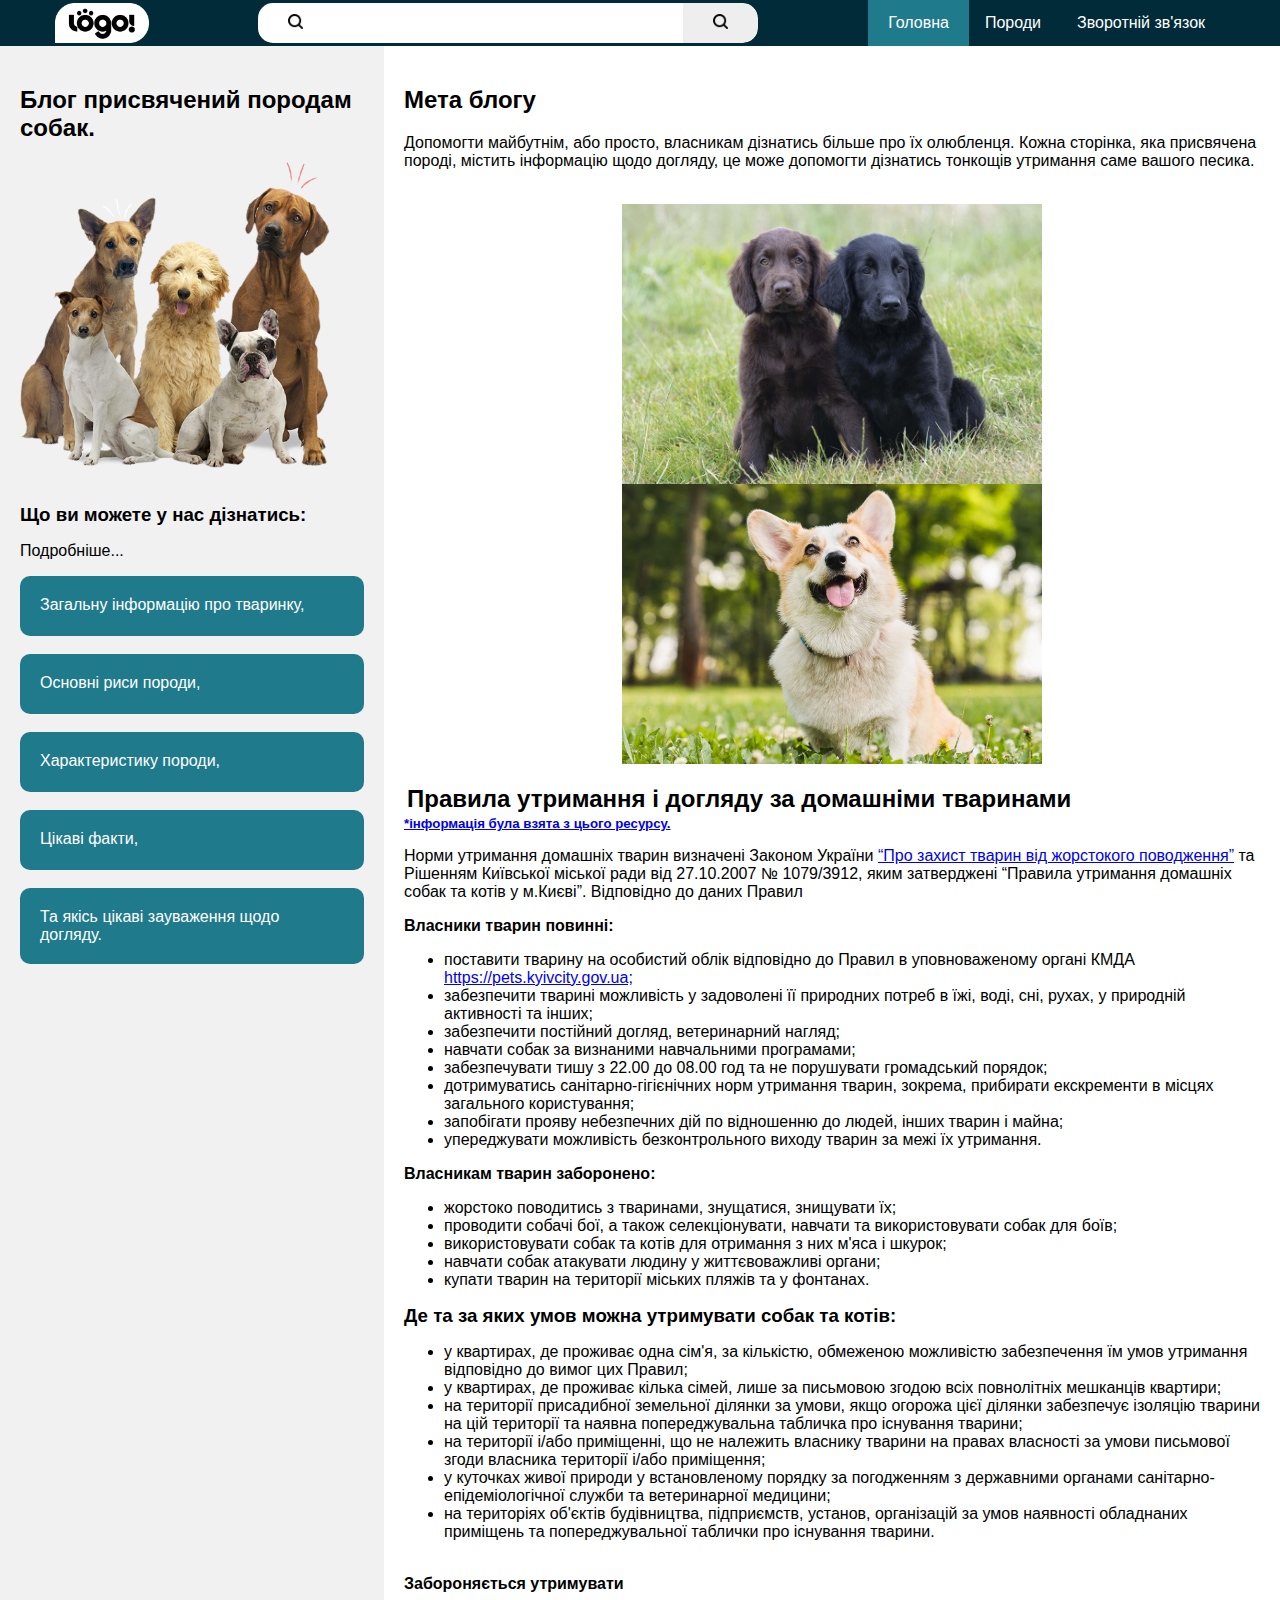
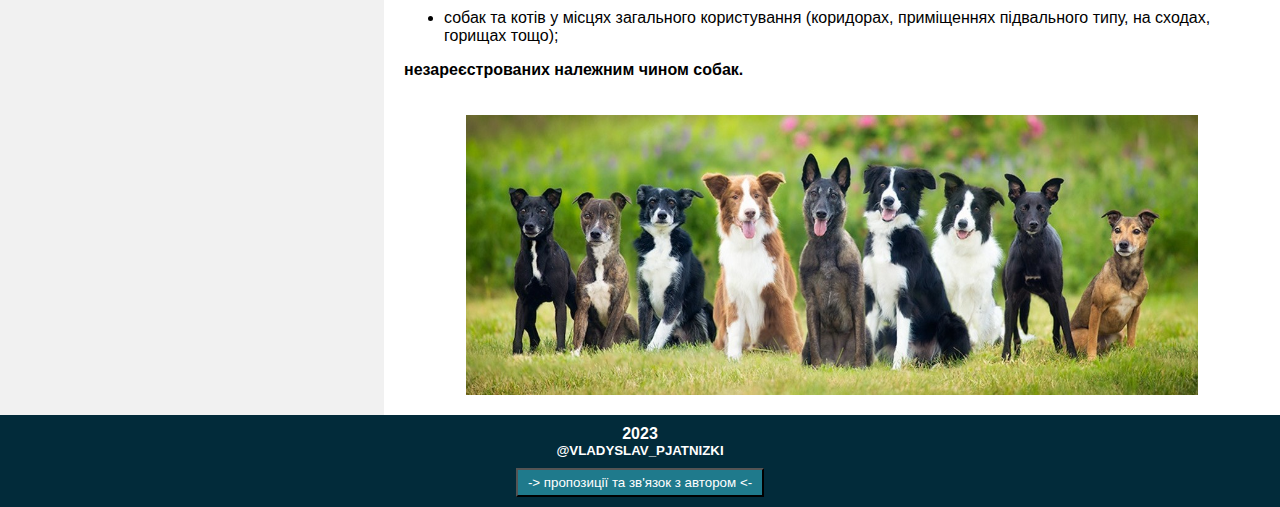
<file: index.html>
<!DOCTYPE html>
<html lang="en">
  <head>
    <meta charset="UTF-8" />
    <meta http-equiv="X-UA-Compatible" content="IE=edge" />
    <meta name="viewport" content="width=device-width, initial-scale=1.0" />
    <link rel="stylesheet" href="./css/style.css" />
    <title>29.03proj_re</title>
  </head>

  <body>
    <nav class="navbar">
      <div class="navbar_logoplace">
        <img
          src="./img/logo2.png"
          alt="logo"
          class="the_logo"
          height="40px"
        />
      </div>

      <div class="navbar__searchplace">
        <div class="search_mainplace">
          <button type="submit" class="search-header__button">
            <div class="picha">
              <img
                src="./img/search.png"
                alt="Тут має бути картинка"
                height="15px"
              />
            </div>
          </button>

          <input type="text" class="search-header__input" />

          <button type="submit" class="search-header__button2">
            <div class="picha2">
              <img
                src="./img/search.png"
                alt="Тут має бути картинка"
                height="15px"
              />
            </div>
          </button>
        </div>
      </div>

      <div class="navbar__buttons">
        <a href="./index.html" class="active">Головна</a>

        <li class="dropdown">
          <a href="#" class="dropbtn">Породи</a>
          <div class="dropdown-content">
            <a href="./dogs_pages/akita_page.html">Акіто</a>
            <a
              href="./dogs_pages/avstrijska_vivcharka_page.html"
              >Австралійська вівчарка</a
            >
            <a href="./dogs_pages/border-koli_page.html"
              >Бордер-Колі</a
            >
            <a href="./dogs_pages/bulterer_page.html"
              >Бультер'єр</a
            >
            <a href="./dogs_pages/mops_page.html">Мопс</a>
            <a href="./dogs_pages/velsterer_page.html"
              >Вельштер’єр</a
            >
          </div>
        </li>

        <a href="./form.html" class="dropbtn"
          >Зворотній зв'язок</a
        >
      </div>
    </nav>

    <main>
      <aside class="main_aside">
        <h2>Блог присвячений породам собак.</h2>
        <div class="aside_image">
          <img
            src="./img/main_page_pic.png"
            alt="bcoli_main"
            height="270px"
          />
        </div>

        <br />
        <br />

        <h3>Що ви можете у нас дізнатись:</h3>
        <p>Подробніше...</p>
        <div class="fakts_about_dog" style="min-height: 60px">
          Загальну інформацію про тваринку,
        </div>
        <br />
        <div class="fakts_about_dog" style="min-height: 60px">
          Основні риси породи,
        </div>
        <br />
        <div class="fakts_about_dog" style="min-height: 60px">
          Характеристику породи,
        </div>
        <br />
        <div class="fakts_about_dog" style="min-height: 60px">
          Цікаві факти,
        </div>
        <br />
        <div class="fakts_about_dog" style="min-height: 60px">
          Та якісь цікаві зауваження щодо догляду.
        </div>
      </aside>

      <article class="main_article">
        <h2>Мета блогу</h2>
        <p>
          Допомогти майбутнім, або просто, власникам дізнатись більше про їх
          олюбленця. Кожна сторінка, яка присвячена породі, містить інформацію
          щодо догляду, це може допомогти дізнатись тонкощів утримання саме
          вашого песика.
        </p>
        <br />


        <div class="gallery_photo">
          <img
            src="./img/main/main_image1.jpg"
            alt="main_image1"
          />

          <img
          src="./img/main/main_image2.jpg"
          alt="main_image2"
        />
        </div>
        <br />

        <h2 class="info_resousce_main">Правила утримання і догляду за домашніми тваринами</h2>
        <h5 class="info_resousce">
          <a href="https://kyivcity.gov.ua/navkolyshnie_seredovyshche_mista/tvaryny/pravila_utrimannya_i_doglyadu_za_domashnimi_tvarinami/">
            *інформація була взята з цього ресурсу.
          </a>
        </h5>
        <p>
          Норми утримання домашніх тварин визначені Законом України <a href="https://zakon.rada.gov.ua/laws/show/3447-15#Text">“Про захист
          тварин від жорстокого поводження”</a> та Рішенням Київської міської ради
          від 27.10.2007 № 1079/3912, яким затверджені “Правила утримання
          домашніх собак та котів у м.Києві”. Відповідно до даних Правил
        </p>

        <h4>Власники тварин повинні:</h4>
        
        <ul>
          <li>поставити тварину на особистий облік відповідно до Правил в уповноваженому органі КМДА <a href="https://pets.kyivcity.gov.ua">https://pets.kyivcity.gov.ua;</a></li>
          <li>забезпечити тварині можливість у задоволені її природних потреб в їжі, воді, сні, рухах, у природній активності та інших;</li>
          <li>забезпечити постійний догляд, ветеринарний нагляд;</li>
          <li>навчати собак за визнаними навчальними програмами;</li>
          <li>забезпечувати тишу з 22.00 до 08.00 год та не порушувати громадський порядок;</li>
          <li>дотримуватись санітарно-гігієнічних норм утримання тварин, зокрема, прибирати екскременти в місцях загального користування;</li>
          <li>запобігати прояву небезпечних дій по відношенню до людей, інших тварин і майна;</li>
          <li>упереджувати можливість безконтрольного виходу тварин за межі їх утримання.</li>
        </ul>

        <h4>Власникам тварин заборонено:</h4>

        <ul>
          <li>жорстоко поводитись з тваринами, знущатися, знищувати їх;</li>
          <li>проводити собачі бої, а також селекціонувати, навчати та використовувати собак для боїв;</li>
          <li>використовувати собак та котів для отримання з них м'яса і шкурок;</li>
          <li>навчати собак атакувати людину у життєвоважливі органи;</li>
          <li>купати тварин на території міських пляжів та у фонтанах.</li>
        </ul>

        <h3>Де та за яких умов можна утримувати собак та котів:</h3>
        <ul>
          <li>у квартирах, де проживає одна сім'я, за кількістю, обмеженою можливістю забезпечення їм умов утримання відповідно до вимог цих Правил;</li>
          <li>у квартирах, де проживає кілька сімей, лише за письмовою згодою всіх повнолітніх мешканців квартири;</li>
          <li>на території присадибної земельної ділянки за умови, якщо огорожа цієї ділянки забезпечує ізоляцію тварини на цій території та наявна попереджувальна табличка про існування тварини;</li>
          <li>на території і/або приміщенні, що не належить власнику тварини на правах власності за умови письмової згоди власника території і/або приміщення;</li>
          <li>у куточках живої природи у встановленому порядку за погодженням з державними органами санітарно-епідеміологічної служби та ветеринарної медицини;</li>
          <li>на територіях об'єктів будівництва, підприємств, установ, організацій за умов наявності обладнаних приміщень та попереджувальної таблички про існування тварини.</li>
        </ul>

        <br />
        <h4>Забороняється утримувати</h4>
        <ul>
          <li>собак та котів у місцях загального користування (коридорах, приміщеннях підвального типу, на сходах, горищах тощо);</li>
        </ul>
        <h4>незареєстрованих належним чином собак.</h4>

        <br />
        <br />

        <div class="gallery_photo">
          <img
          src="./img/main/main_image4.jpg"
          alt="main_image4"
        />
        </div>
      </article>
    </main>

    <footer>
      <div class="footer_content">
        <h4>2023</h4>
        <h5>
          <a href="#" class="footer_inst_link">
            <span class="upper">@vladyslav_pjatnizki</span>
          </a>
        </h5>

        <button>
          <a href="./form.html" class="footer_inst_link">
            -> пропозиції та зв'язок з автором <-
          </a>
        </button>
      </div>
    </footer>
  </body>
</html>
</file>
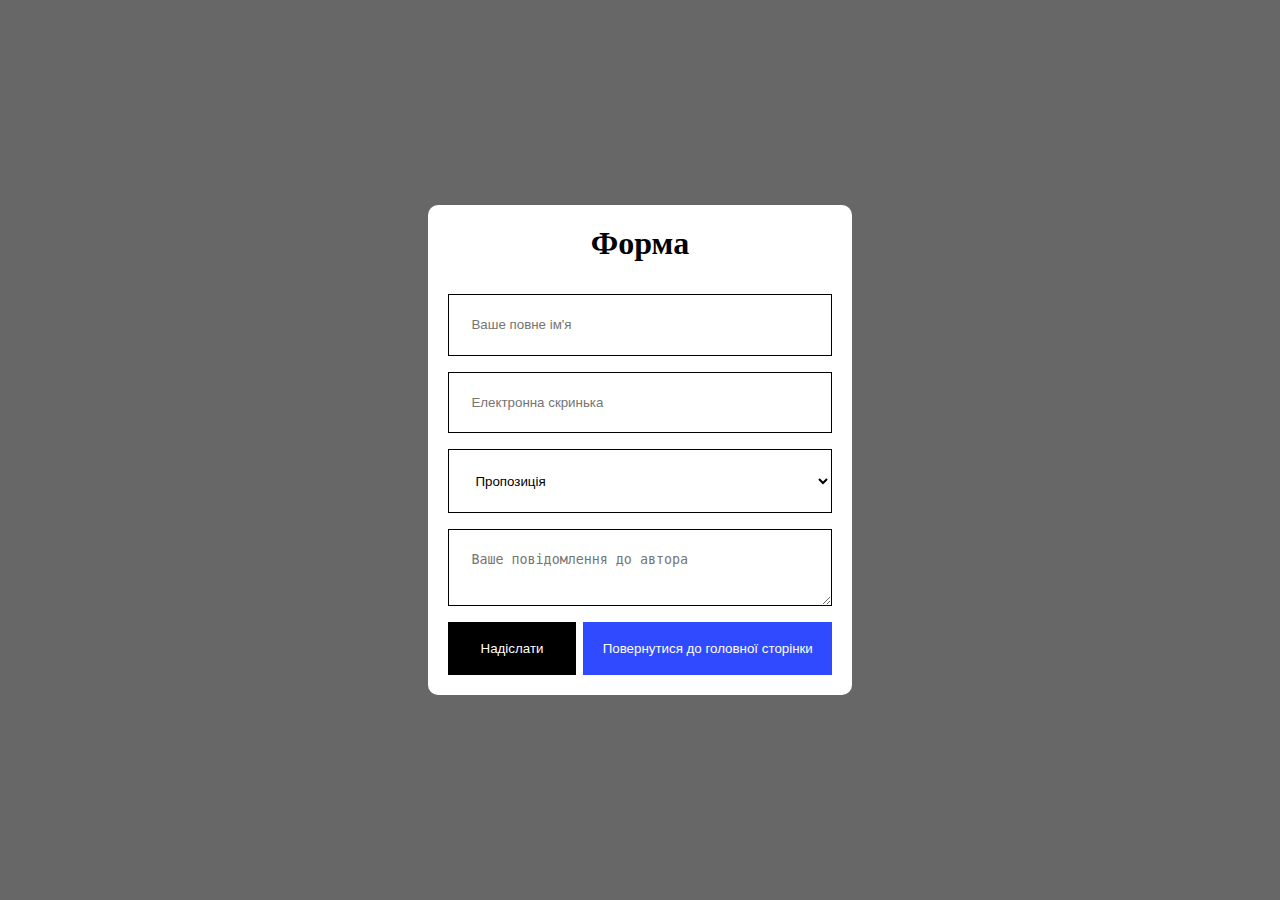
<file: form.html>
<!DOCTYPE html>
<html lang="en">
  <head>
    <meta charset="UTF-8" />
    <meta http-equiv="X-UA-Compatible" content="IE=edge" />
    <meta name="viewport" content="width=device-width, initial-scale=1.0" />
    <link rel="stylesheet" href="./css/form_style.css" />
    <title>formplace</title>
  </head>
  <body>
    <div class="container_outside">
      <div class="container_inside">
        <h1>Форма</h1>
        <form action="https://formsubmit.co/50f2d19c75f0661deb59b8521dcae027" method="POST">
          <input type="text" name="Name" placeholder="Ваше повне ім'я" required />
          <input type="email" name="Email" placeholder="Електронна скринька" required />

          <input type="hidden" name="_next" value="https://fnait.github.io/site_about_dogs/index.html">
          <input type="hidden" name="_captcha" value="false" required />

          <select name="Content">
            <option class="opt_choice">Пропозиція</option>
            <option>Знайшов баг</option>
            <option>Cпівпраця</option>
            <option>Порада</option>
          </select>
          <textarea name="Message" placeholder="Ваше повідомлення до автора" required></textarea>

          <div class="buttons_area">
            <button type="submit" class="btm_submit">Надіслати</button>
            <a href="./index.html">
              <button type="button" class="btm_b_to_page">Повернутися до головної сторінки</button>
            </a>
          </div>
        </form>
      </div>
    </div>
  </body>
</html>
</file>
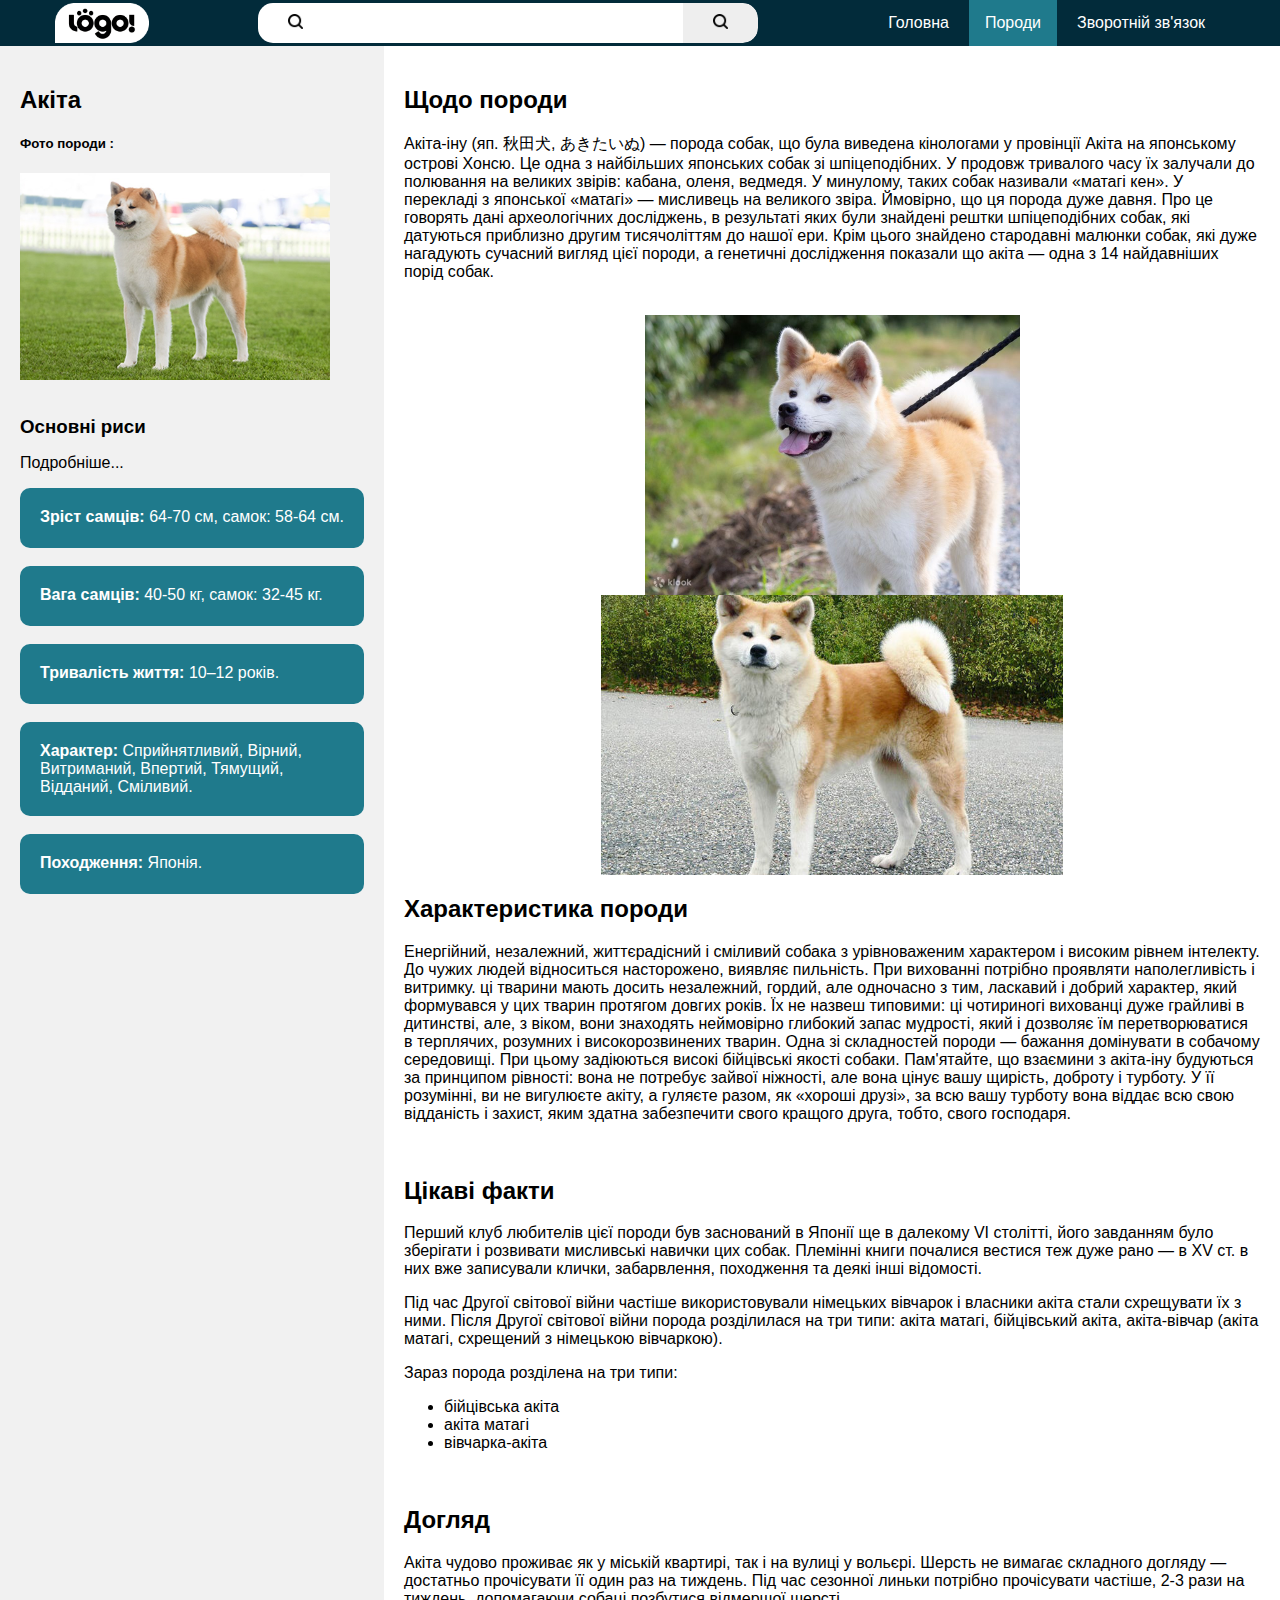
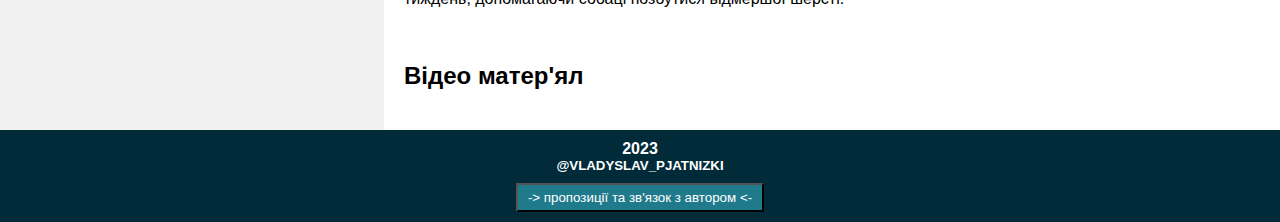
<file: dogs_pages/akita_page.html>
<!DOCTYPE html>
<html lang="en">
  <head>
    <meta charset="UTF-8" />
    <meta http-equiv="X-UA-Compatible" content="IE=edge" />
    <meta name="viewport" content="width=device-width, initial-scale=1.0" />
    <link rel="stylesheet" href="../css/style.css" />
    <title>akita</title>
  </head>

  <body>
    <!-- Navigation Bar -->
    <nav class="navbar">
      <div class="navbar_logoplace">
        <img
          src="../img/logo2.png"
          alt="logo"
          class="the_logo"
          height="40px"
        />
      </div>

      <div class="navbar__searchplace">
        <div class="search_mainplace">
          <button type="submit" class="search-header__button">
            <div class="picha">
              <img
                src="../img/search.png"
                alt="Тут має бути картинка"
                height="15px"
              />
            </div>
          </button>

          <input type="text" class="search-header__input" />

          <button type="submit" class="search-header__button2">
            <div class="picha2">
              <img
                src="../img/search.png"
                alt="Тут має бути картинка"
                height="15px"
              />
            </div>
          </button>
        </div>
      </div>

      <div class="navbar__buttons">
        <a href="../index.html">Головна</a>

        <li class="dropdown">
          <a href="#" class="dropbtn_active">Породи</a>
          <div class="dropdown-content">
            <a class="active_dropdown" href="../dogs_pages/akita_page.html">Акіто</a>
            <a href="../dogs_pages/avstrijska_vivcharka_page.html">Австралійська вівчарка</a>
            <a href="../dogs_pages/border-koli_page.html">Бордер-Колі</a>
            <a href="../dogs_pages/bulterer_page.html">Бультер'єр</a>
            <a href="../dogs_pages/mops_page.html">Мопс</a>
            <a href="../dogs_pages/velsterer_page.html">Вельштер’єр</a>
          </div>
        </li>
        
        <a href="../form.html" class="dropbtn">Зворотній зв'язок</a>
      </div>
    </nav>

    <main>
      <aside class="main_aside">
        <h2>Акіта</h2>
        <h5>Фото породи :</h5>
        <div class="aside_image">
          <img
            src="../img/dogs/akita/akita_image1.jpg"
            alt="akita_main"
            height="270px"
          />
        </div>

        <br />
        <br />

        <h3>Основні риси</h3>
        <p>Подробніше...</p>
        <div class="fakts_about_dog" style="min-height: 60px">
          <span class="fakts_bold">Зріст самців:</span> 64-70 см, самок: 58-64
          см.
        </div>
        <br />
        <div class="fakts_about_dog" style="min-height: 60px">
          <span class="fakts_bold">Вага самців:</span> 40-50 кг, самок: 32-45
          кг.
        </div>
        <br />
        <div class="fakts_about_dog" style="min-height: 60px">
          <span class="fakts_bold">Тривалість життя:</span> 10–12 років.
        </div>
        <br />
        <div class="fakts_about_dog" style="min-height: 60px">
          <span class="fakts_bold">Характер:</span> Сприйнятливий, Вірний,
          Витриманий, Впертий, Тямущий, Відданий, Сміливий.
        </div>
        <br />
        <div class="fakts_about_dog" style="min-height: 60px">
          <span class="fakts_bold">Походження:</span> Японія.
        </div>
      </aside>

      <article class="main_article">
        <h2>Щодо породи</h2>
        <!-- <h5>Title description, Dec 7, 2017</h5> -->
        <!-- <p>Some text..</p> -->
        <p>
          Акіта-іну (яп. 秋田犬, あきたいぬ) — порода собак, що була виведена
          кінологами у провінції Акіта на японському острові Хонсю. Це одна з
          найбільших японських собак зі шпіцеподібних. У продовж тривалого часу
          їх залучали до полювання на великих звірів: кабана, оленя, ведмедя. У
          минулому, таких собак називали «матагі кен». У перекладі з японської
          «матагі» — мисливець на великого звіра. Ймовірно, що ця порода дуже
          давня. Про це говорять дані археологічних досліджень, в результаті
          яких були знайдені рештки шпіцеподібних собак, які датуються приблизно
          другим тисячоліттям до нашої ери. Крім цього знайдено стародавні
          малюнки собак, які дуже нагадують сучасний вигляд цієї породи, а
          генетичні дослідження показали що акіта — одна з 14 найдавніших порід
          собак.
        </p>
        <!-- <div class="fakeimg" style="height: 200px">Image</div> -->
        <br />

        <div class="gallery_photo">
          <img
            src="../img/dogs/akita/akita_image2.jpg"
            alt="akita_image2"
          />
          <img
            src="../img/dogs/akita/akita_image3.jpg"
            alt="akita_image3"
          />
        </div>

        <h2>Характеристика породи</h2>
        <!-- <p>Some text..</p> -->
        <p>
          Енергійний, незалежний, життєрадісний і сміливий собака з
          урівноваженим характером і високим рівнем інтелекту. До чужих людей
          відноситься насторожено, виявляє пильність. При вихованні потрібно
          проявляти наполегливість і витримку. ці тварини мають досить
          незалежний, гордий, але одночасно з тим, ласкавий і добрий характер,
          який формувався у цих тварин протягом довгих років. Їх не назвеш
          типовими: ці чотириногі вихованці дуже грайливі в дитинстві, але, з
          віком, вони знаходять неймовірно глибокий запас мудрості, який і
          дозволяє їм перетворюватися в терплячих, розумних і високорозвинених
          тварин. Одна зі складностей породи — бажання домінувати в собачому
          середовищі. При цьому задіюються високі бійцівські якості собаки.
          Пам'ятайте, що взаємини з акіта-іну будуються за принципом рівності:
          вона не потребує зайвої ніжності, але вона цінує вашу щирість, доброту
          і турботу. У її розумінні, ви не вигулюєте акіту, а гуляєте разом, як
          «хороші друзі», за всю вашу турботу вона віддає всю свою відданість і
          захист, яким здатна забезпечити свого кращого друга, тобто, свого
          господаря.
        </p>
        <br />

        <h2>Цікаві факти</h2>
        <!-- <h5>Title description, Sep 2, 2017</h5> -->
        <!-- <div class="fakeimg" style="height: 200px">Image</div> -->
        <!-- <p>Some text..</p> -->
        <p>
          Перший клуб любителів цієї породи був заснований в Японії ще в
          далекому VI столітті, його завданням було зберігати і розвивати
          мисливські навички цих собак. Племінні книги почалися вестися теж дуже
          рано — в XV ст. в них вже записували клички, забарвлення, походження
          та деякі інші відомості.
        </p>
        <p>
          Під час Другої світової війни частіше використовували німецьких
          вівчарок і власники акіта стали схрещувати їх з ними. Після Другої
          світової війни порода розділилася на три типи: акіта матагі,
          бійцівський акіта, акіта-вівчар (акіта матагі, схрещений з німецькою
          вівчаркою).
        </p>
        <p>Зараз порода розділена на три типи:</p>
        <ul>
          <li>бійцівська акіта</li>
          <li>акіта матагі</li>
          <li>вівчарка-акіта</li>
        </ul>
        <br />

        <h2>Догляд</h2>
        <!-- <h5>Title description, Sep 2, 2017</h5> -->
        <!-- <div class="fakeimg" style="height: 200px">Image</div> -->
        <!-- <p>Some text..</p> -->
        <p>
          Акіта чудово проживає як у міській квартирі, так і на вулиці у
          вольєрі. Шерсть не вимагає складного догляду — достатньо прочісувати
          її один раз на тиждень. Під час сезонної линьки потрібно прочісувати
          частіше, 2-3 рази на тиждень, допомагаючи собаці позбутися відмершої
          шерсті.
        </p>
        <br />

        <div class="article_video">
          <h2>Відео матер'ял</h2>
          <!-- <video
            type="video/mp4"
            src="../video/akita_video.mp4"
            controls
            poster="https://i.ytimg.com/vi/T4R7qgKLWts/maxresdefault.jpg"
          ></video> -->
        </div>
      </article>
    </main>

    <footer>
      <div class="footer_content">
        <h4>2023</h4>
        <h5>
          <a href="#" class="footer_inst_link">
            <span class="upper">@vladyslav_pjatnizki</span>
          </a>
        </h5>

        <button>
          <a href="../form.html" class="footer_inst_link">
            -> пропозиції та зв'язок з автором <-
          </a>
        </button>
      </div>
    </footer>
  </body>
</html>
</file>
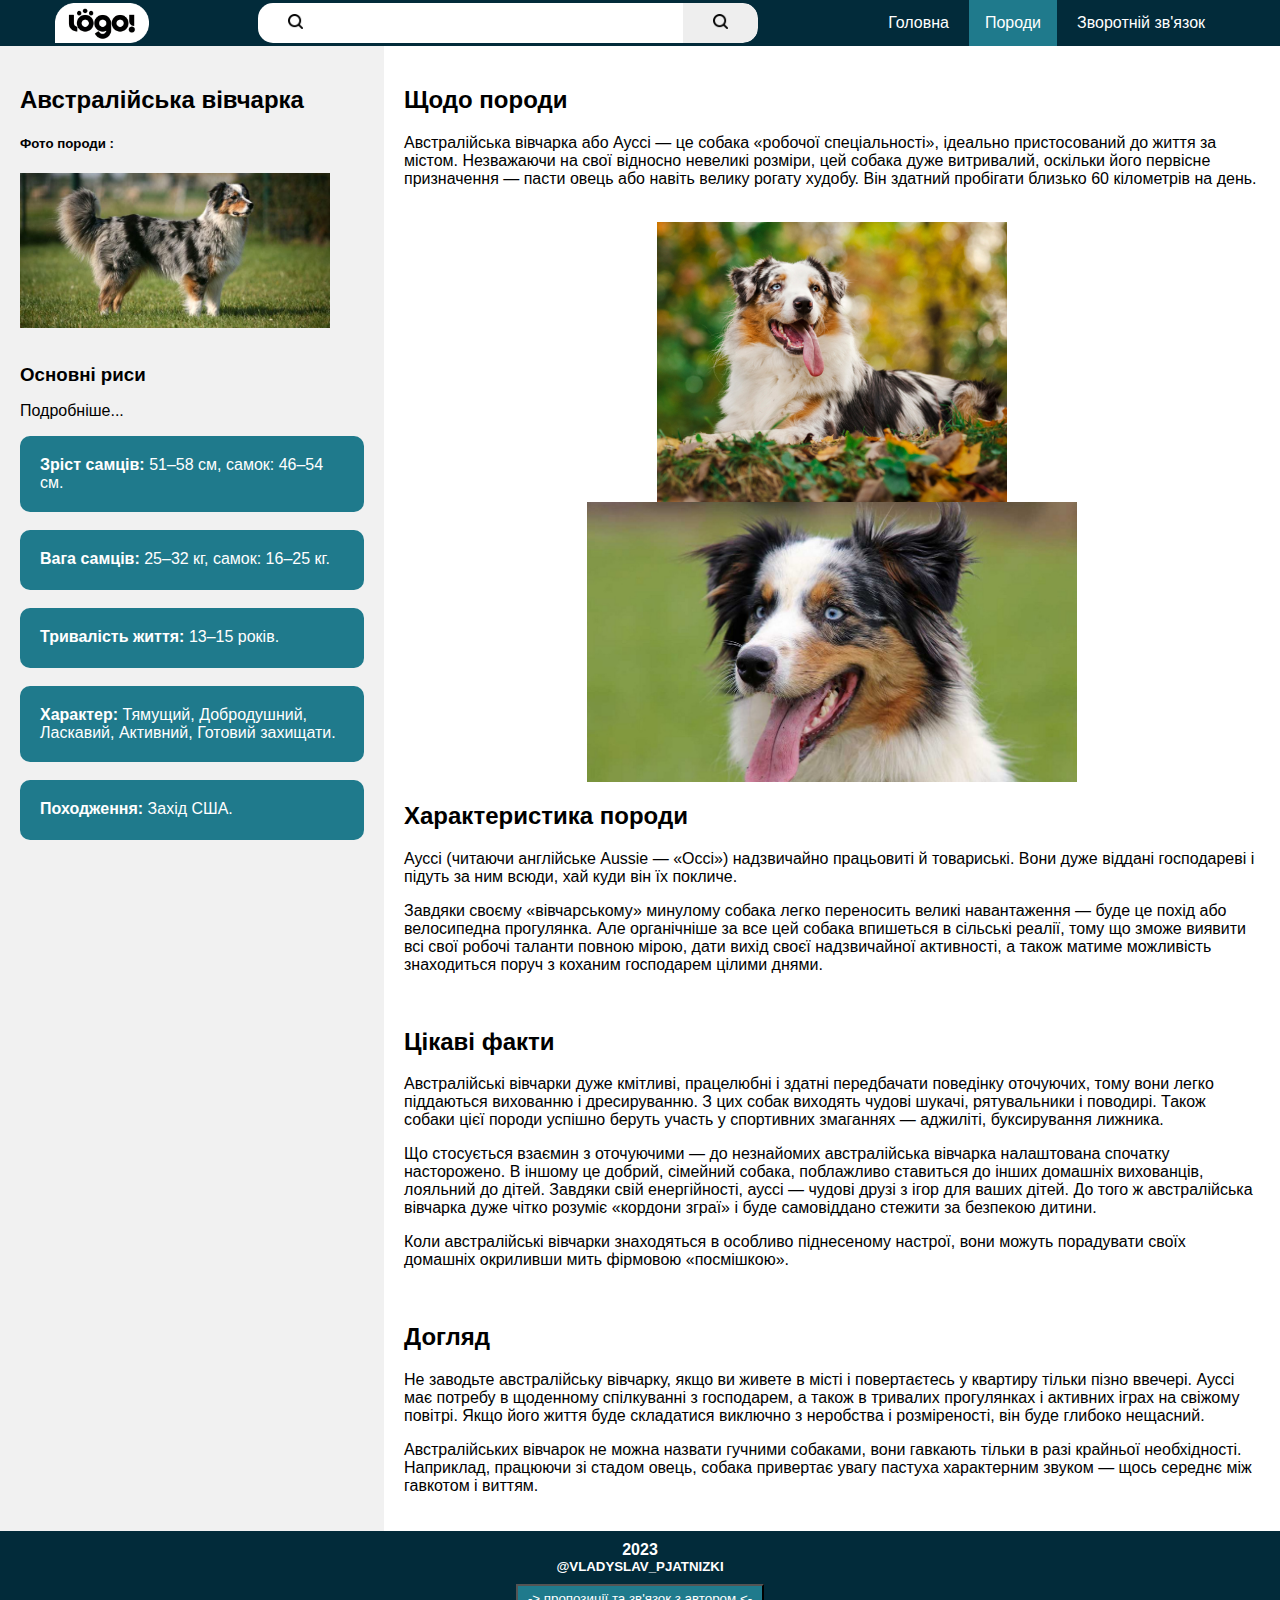
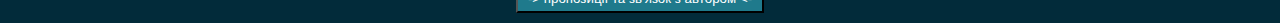
<file: dogs_pages/avstrijska_vivcharka_page.html>
<!DOCTYPE html>
<html lang="en">
  <head>
    <meta charset="UTF-8" />
    <meta http-equiv="X-UA-Compatible" content="IE=edge" />
    <meta name="viewport" content="width=device-width, initial-scale=1.0" />
    <link rel="stylesheet" href="../css/style.css" />
    <title>avstrijska_vivcharka</title>
  </head>

  <body>
    <!-- Navigation Bar -->
    <nav class="navbar">
      <div class="navbar_logoplace">
        <img
          src="../img/logo2.png"
          alt="logo"
          class="the_logo"
          height="40px"
        />
      </div>

      <div class="navbar__searchplace">
        <div class="search_mainplace">
          <button type="submit" class="search-header__button">
            <div class="picha">
              <img
                src="../img/search.png"
                alt="Тут має бути картинка"
                height="15px"
              />
            </div>
          </button>

          <input type="text" class="search-header__input" />

          <button type="submit" class="search-header__button2">
            <div class="picha2">
              <img
                src="../img/search.png"
                alt="Тут має бути картинка"
                height="15px"
              />
            </div>
          </button>
        </div>
      </div>

      <div class="navbar__buttons">
        <a href="../index.html">Головна</a>

        <li class="dropdown">
          <a href="#" class="dropbtn_active">Породи</a>
          <div class="dropdown-content">
            <a href="../dogs_pages/akita_page.html">Акіто</a>
            <a class="active_dropdown" href="../dogs_pages/avstrijska_vivcharka_page.html">Австралійська вівчарка</a>
            <a href="../dogs_pages/border-koli_page.html">Бордер-Колі</a>
            <a href="../dogs_pages/bulterer_page.html">Бультер'єр</a>
            <a href="../dogs_pages/mops_page.html">Мопс</a>
            <a href="../dogs_pages/velsterer_page.html">Вельштер’єр</a>
          </div>
        </li>
        
        <a href="../form.html" class="dropbtn">Зворотній зв'язок</a>
      </div>
    </nav>

    <main>
      <aside class="main_aside">
        <h2>Австралійська вівчарка</h2>
        <h5>Фото породи :</h5>
        <div class="aside_image">
          <img
            src="../img/dogs/avstralijska_vivcharka/avst_viv_image1.jpg"
            alt="avstrijska_vivcharka_main"
            height="270px"
          />
        </div>

        <br />
        <br />

        <h3>Основні риси</h3>
        <p>Подробніше...</p>
        <div class="fakts_about_dog" style="min-height: 60px">
          <span class="fakts_bold">Зріст самців:</span> 51–58 см, самок: 46–54
          см.
        </div>
        <br />
        <div class="fakts_about_dog" style="min-height: 60px">
          <span class="fakts_bold">Вага самців:</span> 25–32 кг, самок: 16–25
          кг.
        </div>
        <br />
        <div class="fakts_about_dog" style="min-height: 60px">
          <span class="fakts_bold">Тривалість життя:</span> 13–15 років.
        </div>
        <br />
        <div class="fakts_about_dog" style="min-height: 60px">
          <span class="fakts_bold">Характер:</span> Тямущий, Добродушний,
          Ласкавий, Aктивний, Готовий захищати.
        </div>
        <br />
        <div class="fakts_about_dog" style="min-height: 60px">
          <span class="fakts_bold">Походження:</span> Захід США.
        </div>
      </aside>

      <article class="main_article">
        <h2>Щодо породи</h2>
        <!-- <h5>Title description, Dec 7, 2017</h5> -->
        <!-- <p>Some text..</p> -->
        <p>
          Австралійська вівчарка або Ауссі — це собака «робочої спеціальності»,
          ідеально пристосований до життя за містом. Незважаючи на свої відносно
          невеликі розміри, цей собака дуже витривалий, оскільки його первісне
          призначення — пасти овець або навіть велику рогату худобу. Він здатний
          пробігати близько 60 кілометрів на день.
        </p>
        <!-- <div class="fakeimg" style="height: 200px">Image</div> -->
        <br />

        <div class="gallery_photo">
          <img
            src="../img/dogs/avstralijska_vivcharka/avst_viv_image2.jpg"
            alt="akita_image2"
          />
          <img
            src="../img/dogs/avstralijska_vivcharka/avst_viv_image3.jpg"
            alt="akita_image3"
          />
        </div>

        <h2>Характеристика породи</h2>
        <!-- <p>Some text..</p> -->
        <p>
          Ауссі (читаючи англійське Aussie — «Оссі») надзвичайно працьовиті й
          товариські. Вони дуже віддані господареві і підуть за ним всюди, хай
          куди він їх покличе.
        </p>
        <p>
          Завдяки своєму «вівчарському» минулому собака легко переносить великі
          навантаження — буде це похід або велосипедна прогулянка. Але
          органічніше за все цей собака впишеться в сільські реалії, тому що
          зможе виявити всі свої робочі таланти повною мірою, дати вихід своєї
          надзвичайної активності, а також матиме можливість знаходиться поруч з
          коханим господарем цілими днями.
        </p>
        <br />

        <h2>Цікаві факти</h2>
        <!-- <h5>Title description, Sep 2, 2017</h5> -->
        <!-- <div class="fakeimg" style="height: 200px">Image</div> -->
        <!-- <p>Some text..</p> -->
        <p>
          Австралійські вівчарки дуже кмітливі, працелюбні і здатні передбачати
          поведінку оточуючих, тому вони легко піддаються вихованню і
          дресируванню. З цих собак виходять чудові шукачі, рятувальники і
          поводирі. Також собаки цієї породи успішно беруть участь у спортивних
          змаганнях — аджиліті, буксирування лижника.
        </p>
        <p>
          Що стосується взаємин з оточуючими — до незнайомих австралійська
          вівчарка налаштована спочатку насторожено. В іншому це добрий,
          сімейний собака, поблажливо ставиться до інших домашніх вихованців,
          лояльний до дітей. Завдяки свій енергійності, ауссі — чудові друзі з
          ігор для ваших дітей. До того ж австралійська вівчарка дуже чітко
          розуміє «кордони зграї» і буде самовіддано стежити за безпекою дитини.
        </p>
        <p>
          Коли австралійські вівчарки знаходяться в особливо піднесеному
          настрої, вони можуть порадувати своїх домашніх окриливши мить фірмовою
          «посмішкою».
        </p>
        <br />

        <h2>Догляд</h2>
        <!-- <h5>Title description, Sep 2, 2017</h5> -->
        <!-- <div class="fakeimg" style="height: 200px">Image</div> -->
        <!-- <p>Some text..</p> -->
        <p>
          Не заводьте австралійську вівчарку, якщо ви живете в місті і
          повертаєтесь у квартиру тільки пізно ввечері. Ауссі має потребу в
          щоденному спілкуванні з господарем, а також в тривалих прогулянках і
          активних іграх на свіжому повітрі. Якщо його життя буде складатися
          виключно з неробства і розміреності, він буде глибоко нещасний.
        </p>
        <p>
          Австралійських вівчарок не можна назвати гучними собаками, вони
          гавкають тільки в разі крайньої необхідності. Наприклад, працюючи зі
          стадом овець, собака привертає увагу пастуха характерним звуком — щось
          середнє між гавкотом і виттям.
        </p>
      </article>
    </main>

    <footer>
      <div class="footer_content">
        <h4>2023</h4>
        <h5>
          <a href="#" class="footer_inst_link">
            <span class="upper">@vladyslav_pjatnizki</span>
          </a>
        </h5>

        <button>
          <a href="../form.html" class="footer_inst_link">
            -> пропозиції та зв'язок з автором <-
          </a>
        </button>
      </div>
    </footer>
  </body>
</html>
</file>
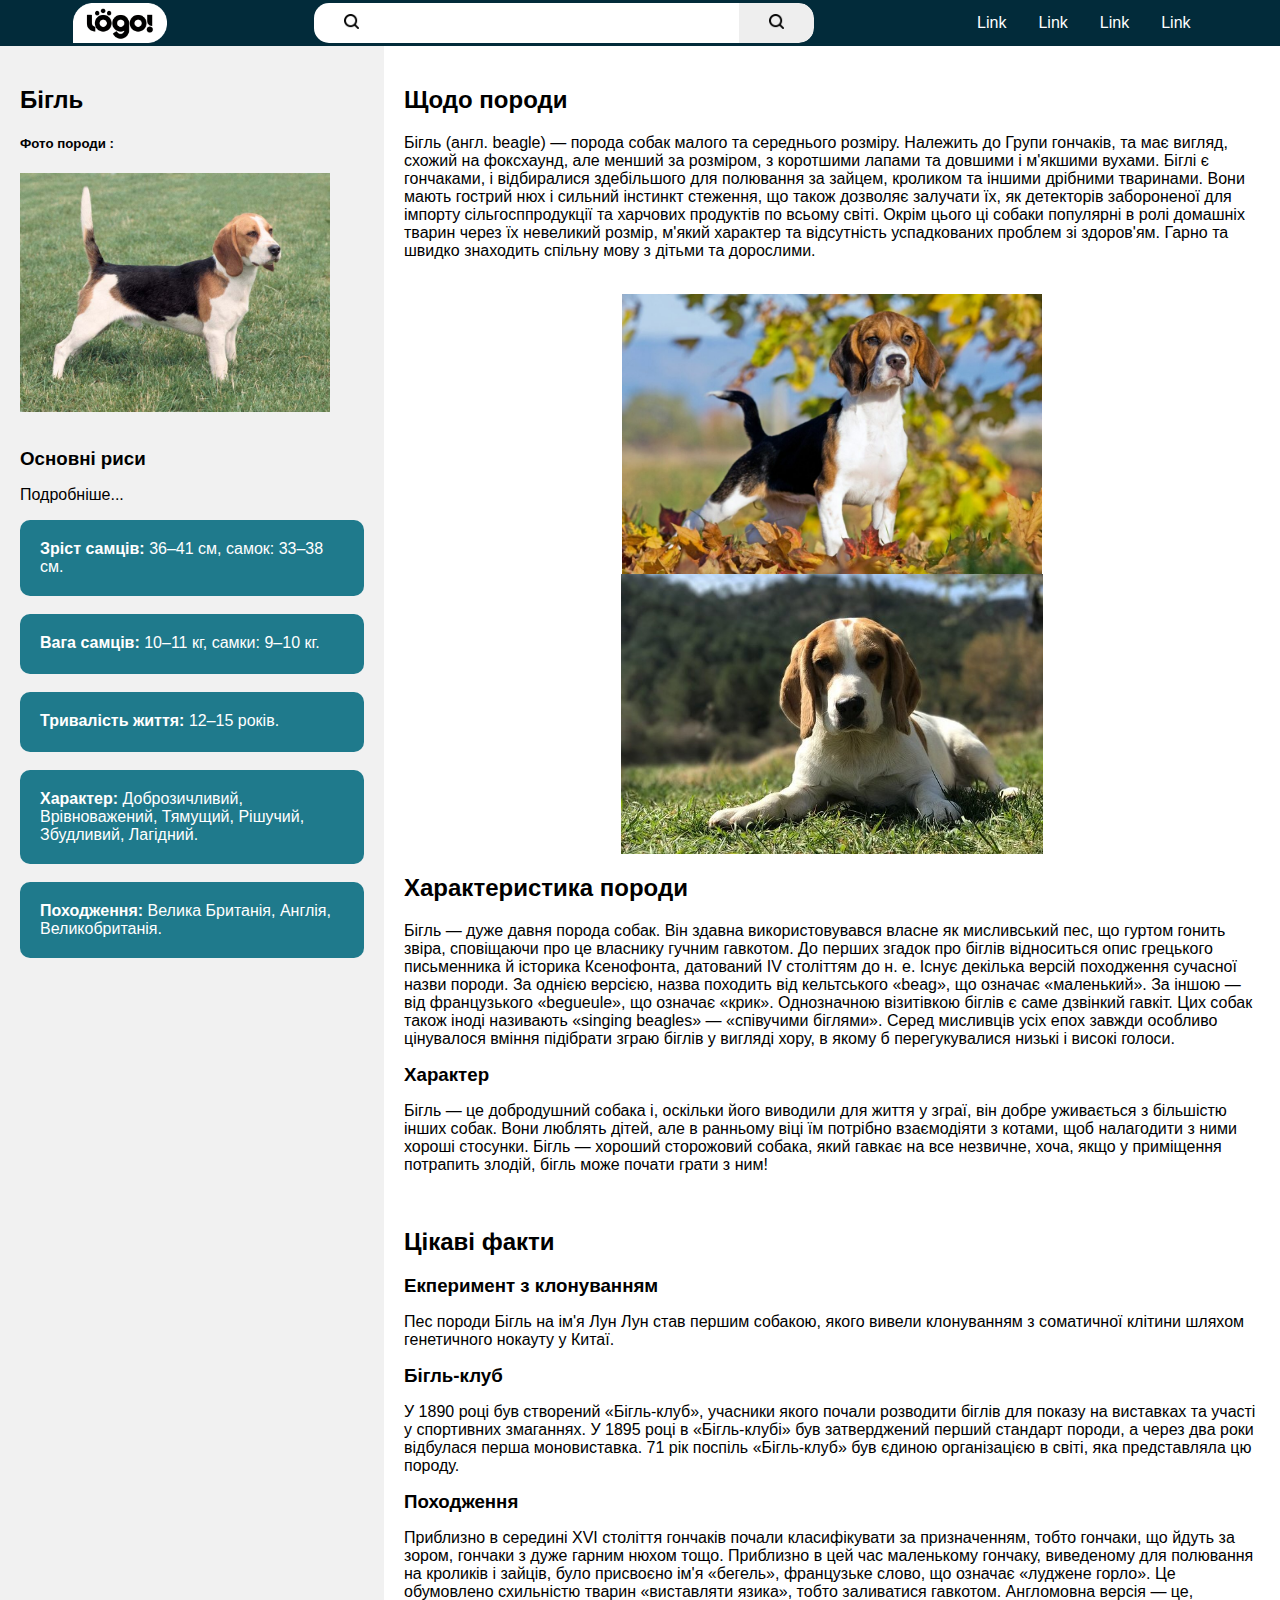
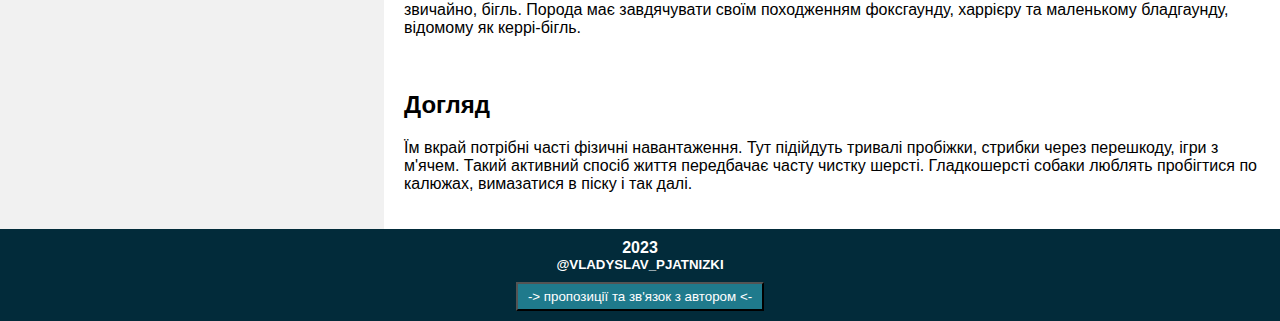
<file: dogs_pages/bigl_page.html>
<!DOCTYPE html>
<html lang="en">
  <head>
    <meta charset="UTF-8" />
    <meta http-equiv="X-UA-Compatible" content="IE=edge" />
    <meta name="viewport" content="width=device-width, initial-scale=1.0" />
    <link rel="stylesheet" href="../css/style.css" />
    <title>bigl</title>
  </head>

  <body>
    <!-- Navigation Bar -->
    <nav class="navbar">
      <div class="navbar_logoplace">
        <img
          src="../img/logo2.png"
          alt="logo"
          class="the_logo"
          height="40px"
        />
      </div>

      <div class="navbar__searchplace">
        <div class="search_mainplace">
          <button type="submit" class="search-header__button">
            <div class="picha">
              <img
                src="../img/search.png"
                alt="Тут має бути картинка"
                height="15px"
              />
            </div>
          </button>

          <input type="text" class="search-header__input" />

          <button type="submit" class="search-header__button2">
            <div class="picha2">
              <img
                src="../img/search.png"
                alt="Тут має бути картинка"
                height="15px"
              />
            </div>
          </button>
        </div>
      </div>

      <div class="navbar__buttons">
        <li class="dropdown">
          <a href="#" class="dropbtn">Link</a>
          <div class="dropdown-content">
            <a href="#">Link1</a>
            <a href="#">Link2</a>
            <a href="/adaptive_formplace/index.html">Contact us</a>
          </div>
        </li>
        <li class="dropdown">
          <a href="#" class="dropbtn">Link</a>
          <div class="dropdown-content">
            <a href="#">Link1</a>
            <a href="#">Link2</a>
            <a href="#">Link3</a>
          </div>
        </li>
        <li class="dropdown">
          <a href="#" class="dropbtn">Link</a>
          <div class="dropdown-content">
            <a href="#">Link1</a>
            <a href="#">Link2</a>
            <a href="#">Link3</a>
          </div>
        </li>
        <li class="dropdown">
          <a href="#" class="dropbtn">Link</a>
          <div class="dropdown-content">
            <a href="#">Link1</a>
            <a href="#">Link2</a>
            <a href="#">Link3</a>
          </div>
        </li>
      </div>
    </nav>

    <main>
      <aside class="main_aside">
        <h2>Бігль</h2>
        <h5>Фото породи :</h5>
        <div class="aside_image">
          <img
            src="../img/dogs/bigl/bigl_image1.jpeg"
            alt="akita_main"
            height="270px"
          />
        </div>

        <br />
        <br />

        <h3>Основні риси</h3>
        <p>Подробніше...</p>
        <div class="fakts_about_dog" style="min-height: 60px">
          <span class="fakts_bold">Зріст самців:</span> 36–41 см, самок: 33–38
          см.
        </div>
        <br />
        <div class="fakts_about_dog" style="min-height: 60px">
          <span class="fakts_bold">Вага самців:</span> 10–11 кг, самки: 9–10 кг.
        </div>
        <br />
        <div class="fakts_about_dog" style="min-height: 60px">
          <span class="fakts_bold">Тривалість життя:</span> 12–15 років.
        </div>
        <br />
        <div class="fakts_about_dog" style="min-height: 60px">
          <span class="fakts_bold">Характер:</span> Доброзичливий,
          Врівноважений, Тямущий, Рішучий, Збудливий, Лагідний.
        </div>
        <br />
        <div class="fakts_about_dog" style="min-height: 60px">
          <span class="fakts_bold">Походження:</span> Велика Британія, Англія,
          Великобританія.
        </div>
      </aside>

      <article class="main_article">
        <h2>Щодо породи</h2>
        <p>
          Бігль (англ. beagle) — порода собак малого та середнього розміру.
          Належить до Групи гончаків, та має вигляд, схожий на фоксхаунд, але
          менший за розміром, з коротшими лапами та довшими і м'якшими вухами.
          Біглі є гончаками, і відбиралися здебільшого для полювання за зайцем,
          кроликом та іншими дрібними тваринами. Вони мають гострий нюх і
          сильний інстинкт стеження, що також дозволяє залучати їх, як
          детекторів забороненої для імпорту сільгосппродукції та харчових
          продуктів по всьому світі. Окрім цього ці собаки популярні в ролі
          домашніх тварин через їх невеликий розмір, м'який характер та
          відсутність успадкованих проблем зі здоров'ям. Гарно та швидко
          знаходить спільну мову з дітьми та дорослими.
        </p>
        <br />

        <div class="gallery_photo">
          <img
            src="../img/dogs/bigl/bigl_image2.jpeg"
            alt="bigl_image2"
          />
          <img
            src="../img/dogs/bigl/bigl_image3.jpg"
            alt="bigl_image3"
          />
        </div>

        <h2>Характеристика породи</h2>
        <!-- <p>Some text..</p> -->
        <p>
          Бігль — дуже давня порода собак. Він здавна використовувався власне як
          мисливський пес, що гуртом гонить звіра, сповіщаючи про це власнику
          гучним гавкотом. До перших згадок про біглів відноситься опис
          грецького письменника й історика Ксенофонта, датований IV століттям до
          н. е. Існує декілька версій походження сучасної назви породи. За
          однією версією, назва походить від кельтського «beag», що означає
          «маленький». За іншою — від французького «begueule», що означає
          «крик». Однозначною візитівкою біглів є саме дзвінкий гавкіт. Цих
          собак також іноді називають «singing beagles» — «співучими біглями».
          Серед мисливців усіх епох завжди особливо цінувалося вміння підібрати
          зграю біглів у вигляді хору, в якому б перегукувалися низькі і високі
          голоси.
        </p>

        <h3>Характер</h3>
        <p>
          Бігль — це добродушний собака і, оскільки його виводили для життя у
          зграї, він добре уживається з більшістю інших собак. Вони люблять
          дітей, але в ранньому віці їм потрібно взаємодіяти з котами, щоб
          налагодити з ними хороші стосунки. Бігль — хороший сторожовий собака,
          який гавкає на все незвичне, хоча, якщо у приміщення потрапить злодій,
          бігль може почати грати з ним!
        </p>
        <br />

        <h2>Цікаві факти</h2>
        <h3>Екперимент з клонуванням</h3>
        <p>
          Пес породи Бігль на ім'я Лун Лун став першим собакою, якого вивели
          клонуванням з соматичної клітини шляхом генетичного нокауту у Китаї.
        </p>
        <h3>Бігль-клуб</h3>
        <p>
          У 1890 році був створений «Бігль-клуб», учасники якого почали
          розводити біглів для показу на виставках та участі у спортивних
          змаганнях. У 1895 році в «Бігль-клубі» був затверджений перший
          стандарт породи, а через два роки відбулася перша моновиставка. 71 рік
          поспіль «Бігль-клуб» був єдиною організацією в світі, яка представляла
          цю породу.
        </p>
        <h3>Походження</h3>
        <p>
          Приблизно в середині XVI століття гончаків почали класифікувати за
          призначенням, тобто гончаки, що йдуть за зором, гончаки з дуже гарним
          нюхом тощо. Приблизно в цей час маленькому гончаку, виведеному для
          полювання на кроликів і зайців, було присвоєно ім'я «бегель»,
          французьке слово, що означає «луджене горло». Це обумовлено схильністю
          тварин «виставляти язика», тобто заливатися гавкотом. Англомовна
          версія — це, звичайно, бігль. Порода має завдячувати своїм походженням
          фоксгаунду, харрієру та маленькому бладгаунду, відомому як
          керрі-бігль.
        </p>
        <br />

        <h2>Догляд</h2>
        <!-- <h5>Title description, Sep 2, 2017</h5> -->
        <!-- <div class="fakeimg" style="height: 200px">Image</div> -->
        <!-- <p>Some text..</p> -->
        <p>
          Їм вкрай потрібні часті фізичні навантаження. Тут підійдуть тривалі
          пробіжки, стрибки через перешкоду, ігри з м'ячем. Такий активний
          спосіб життя передбачає часту чистку шерсті. Гладкошерсті собаки
          люблять пробігтися по калюжах, вимазатися в піску і так далі.
        </p>
      </article>
    </main>

    <footer>
      <div class="footer_content">
        <h4>2023</h4>
        <h5>
          <a href="#" class="footer_inst_link">
            <span class="upper">@vladyslav_pjatnizki</span>
          </a>
        </h5>

        <button>
          <a href="../form.html" class="footer_inst_link">
            -> пропозиції та зв'язок з автором <-
          </a>
        </button>
      </div>
    </footer>
  </body>
</html>
</file>
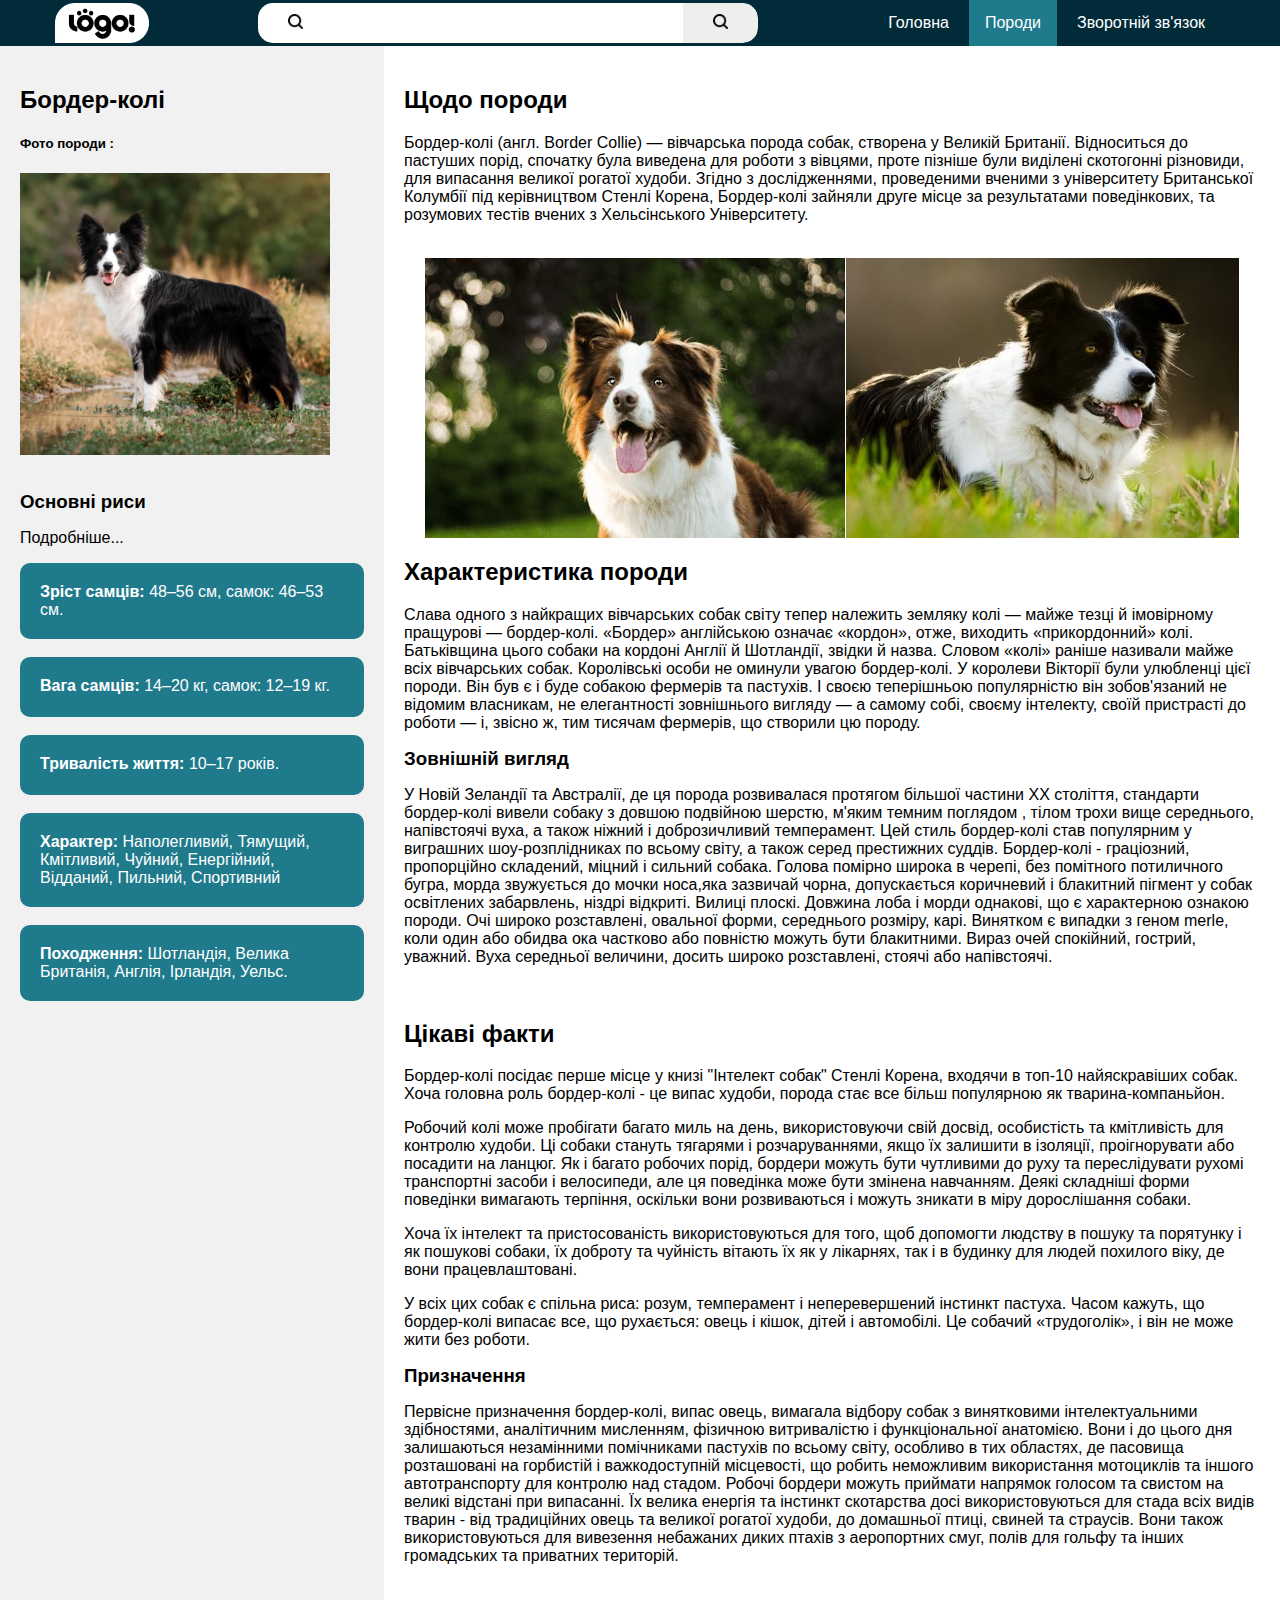
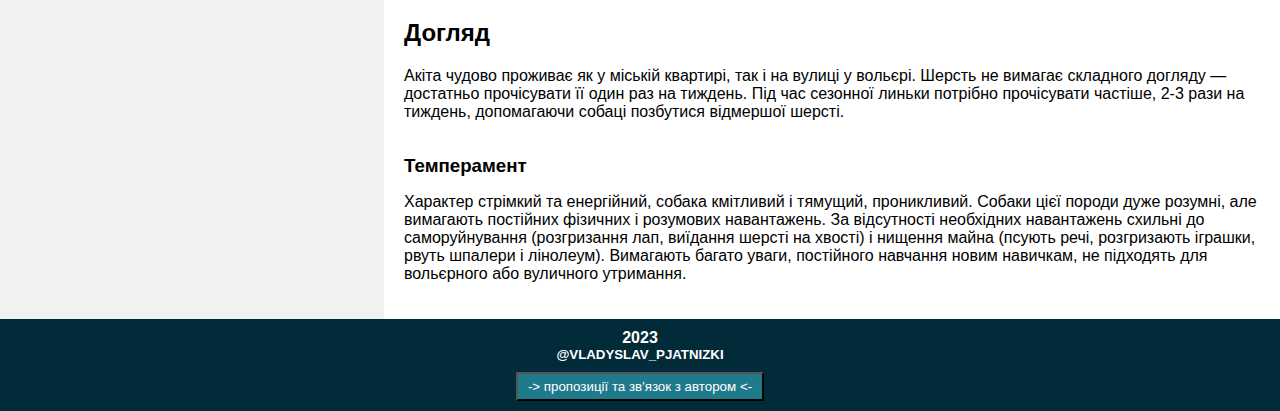
<file: dogs_pages/border-koli_page.html>
<!DOCTYPE html>
<html lang="en">
  <head>
    <meta charset="UTF-8" />
    <meta http-equiv="X-UA-Compatible" content="IE=edge" />
    <meta name="viewport" content="width=device-width, initial-scale=1.0" />
    <link rel="stylesheet" href="../css/style.css" />
    <title>border-koli</title>
  </head>

  <body>
    <!-- Navigation Bar -->
    <nav class="navbar">
      <div class="navbar_logoplace">
        <img
          src="../img/logo2.png"
          alt="logo"
          class="the_logo"
          height="40px"
        />
      </div>

      <div class="navbar__searchplace">
        <div class="search_mainplace">
          <button type="submit" class="search-header__button">
            <div class="picha">
              <img
                src="../img/search.png"
                alt="Тут має бути картинка"
                height="15px"
              />
            </div>
          </button>

          <input type="text" class="search-header__input" />

          <button type="submit" class="search-header__button2">
            <div class="picha2">
              <img
                src="../img/search.png"
                alt="Тут має бути картинка"
                height="15px"
              />
            </div>
          </button>
        </div>
      </div>

      <div class="navbar__buttons">
        <a href="../index.html">Головна</a>

        <li class="dropdown">
          <a href="#" class="dropbtn_active">Породи</a>
          <div class="dropdown-content">
            <a href="../dogs_pages/akita_page.html">Акіто</a>
            <a href="../dogs_pages/avstrijska_vivcharka_page.html">Австралійська вівчарка</a>
            <a class="active_dropdown" href="../dogs_pages/border-koli_page.html">Бордер-Колі</a>
            <a href="../dogs_pages/bulterer_page.html">Бультер'єр</a>
            <a href="../dogs_pages/mops_page.html">Мопс</a>
            <a href="../dogs_pages/velsterer_page.html">Вельштер’єр</a>
          </div>
        </li>
        
        <a href="../form.html" class="dropbtn">Зворотній зв'язок</a>
      </div>
    </nav>

    <main>
      <aside class="main_aside">
        <h2>Бордер-колі</h2>
        <h5>Фото породи :</h5>
        <div class="aside_image">
          <img
            src="../img/dogs/border-koli/border-koli_image3.jpg"
            alt="bcoli_main"
            height="270px"
          />
        </div>

        <br />
        <br />

        <h3>Основні риси</h3>
        <p>Подробніше...</p>
        <div class="fakts_about_dog" style="min-height: 60px">
          <span class="fakts_bold">Зріст самців:</span> 48–56 см, самок: 46–53
          см.
        </div>
        <br />
        <div class="fakts_about_dog" style="min-height: 60px">
          <span class="fakts_bold">Вага самців:</span> 14–20 кг, самок: 12–19
          кг.
        </div>
        <br />
        <div class="fakts_about_dog" style="min-height: 60px">
          <span class="fakts_bold">Тривалість життя:</span> 10–17 років.
        </div>
        <br />
        <div class="fakts_about_dog" style="min-height: 60px">
          <span class="fakts_bold">Характер:</span> Наполегливий, Тямущий,
          Кмітливий, Чуйний, Енергійний, Відданий, Пильний, Спортивний
        </div>
        <br />
        <div class="fakts_about_dog" style="min-height: 60px">
          <span class="fakts_bold">Походження:</span> Шотландія, Велика
          Британія, Англія, Ірландія, Уельс.
        </div>
      </aside>

      <article class="main_article">
        <h2>Щодо породи</h2>
        <!-- <h5>Title description, Dec 7, 2017</h5> -->
        <!-- <p>Some text..</p> -->
        <p>
          Бордер-колі (англ. Border Collie) — вівчарська порода собак, створена
          у Великій Британії. Відноситься до пастуших порід, спочатку була
          виведена для роботи з вівцями, проте пізніше були виділені скотогонні
          різновиди, для випасання великої рогатої худоби. Згідно з
          дослідженнями, проведеними вченими з університету Британської Колумбії
          під керівництвом Стенлі Корена, Бордер-колі зайняли друге місце за
          результатами поведінкових, та розумових тестів вчених з Хельсінського
          Університету.
        </p>
        <!-- <div class="fakeimg" style="height: 200px">Image</div> -->
        <br />

        <div class="gallery_photo">
          <img
            src="../img/dogs/border-koli/border-koli_image2.jpg"
            alt="b-koli_image2"
          />
          <img
            src="../img/dogs/border-koli/border-koli_image1.jpg"
            alt="b-koli_image3"
          />
        </div>

        <h2>Характеристика породи</h2>
        <!-- <p>Some text..</p> -->
        <p>
          Слава одного з найкращих вівчарських собак світу тепер належить
          земляку колі — майже тезці й імовірному пращурові — бордер-колі.
          «Бордер» англійською означає «кордон», отже, виходить «прикордонний»
          колі. Батьківщина цього собаки на кордоні Англії й Шотландії, звідки й
          назва. Словом «колі» раніше називали майже всіх вівчарських собак.
          Королівські особи не оминули увагою бордер-колі. У королеви Вікторії
          були улюбленці цієї породи. Він був є і буде собакою фермерів та
          пастухів. І своєю теперішньою популярністю він зобов'язаний не відомим
          власникам, не елегантності зовнішнього вигляду — а самому собі, своєму
          інтелекту, своїй пристрасті до роботи — і, звісно ж, тим тисячам
          фермерів, що створили цю породу.
        </p>

        <h3>Зовнішній вигляд</h3>

        <p>
          У Новій Зеландії та Австралії, де ця порода розвивалася протягом
          більшої частини ХХ століття, стандарти бордер-колі вивели собаку з
          довшою подвійною шерстю, м'яким темним поглядом , тілом трохи вище
          середнього, напівстоячі вуха, а також ніжний і доброзичливий
          темперамент. Цей стиль бордер-колі став популярним у виграшних
          шоу-розплідниках по всьому світу, а також серед престижних суддів.
          Бордер-колі - граціозний, пропорційно складений, міцний і сильний
          собака. Голова помірно широка в черепі, без помітного потиличного
          бугра, морда звужується до мочки носа,яка зазвичай чорна, допускається
          коричневий і блакитний пігмент у собак освітлених забарвлень, ніздрі
          відкриті. Вилиці плоскі. Довжина лоба і морди однакові, що є
          характерною ознакою породи. Очі широко розставлені, овальної форми,
          середнього розміру, карі. Винятком є ​​випадки з геном merle, коли
          один або обидва ока частково або повністю можуть бути блакитними.
          Вираз очей спокійний, гострий, уважний. Вуха середньої величини,
          досить широко розставлені, стоячі або напівстоячі.
        </p>
        <br />

        <h2>Цікаві факти</h2>
        <p>
          Бордер-колі посідає перше місце у книзі "Інтелект собак" Стенлі
          Корена, входячи в топ-10 найяскравіших собак. Хоча головна роль
          бордер-колі - це випас худоби, порода стає все більш популярною як
          тварина-компаньйон.
        </p>
        <p>
          Робочий колі може пробігати багато миль на день, використовуючи свій
          досвід, особистість та кмітливість для контролю худоби. Ці собаки
          стануть тягарями і розчаруваннями, якщо їх залишити в ізоляції,
          проігнорувати або посадити на ланцюг. Як і багато робочих порід,
          бордери можуть бути чутливими до руху та переслідувати рухомі
          транспортні засоби і велосипеди, але ця поведінка може бути змінена
          навчанням. Деякі складніші форми поведінки вимагають терпіння,
          оскільки вони розвиваються і можуть зникати в міру дорослішання
          собаки.
        </p>
        <p>
          Хоча їх інтелект та пристосованість використовуються для того, щоб
          допомогти людству в пошуку та порятунку і як пошукові собаки, їх
          доброту та чуйність вітають їх як у лікарнях, так і в будинку для
          людей похилого віку, де вони працевлаштовані.
        </p>
        <p>
          У всіх цих собак є спільна риса: розум, темперамент і неперевершений
          інстинкт пастуха. Часом кажуть, що бордер-колі випасає все, що
          рухається: овець і кішок, дітей і автомобілі. Це собачий «трудоголік»,
          і він не може жити без роботи.
        </p>
        <h3>Призначення</h3>

        <p>
          Первісне призначення бордер-колі, випас овець, вимагала відбору собак
          з винятковими інтелектуальними здібностями, аналітичним мисленням,
          фізичною витривалістю і функціональної анатомією. Вони і до цього дня
          залишаються незамінними помічниками пастухів по всьому світу, особливо
          в тих областях, де пасовища розташовані на горбистій і важкодоступній
          місцевості, що робить неможливим використання мотоциклів та іншого
          автотранспорту для контролю над стадом. Робочі бордери можуть приймати
          напрямок голосом та свистом на великі відстані при випасанні. Їх
          велика енергія та інстинкт скотарства досі використовуються для стада
          всіх видів тварин - від традиційних овець та великої рогатої худоби,
          до домашньої птиці, свиней та страусів. Вони також використовуються
          для вивезення небажаних диких птахів з аеропортних смуг, полів для
          гольфу та інших громадських та приватних територій.
        </p>

        <br />

        <h2>Догляд</h2>
        <!-- <h5>Title description, Sep 2, 2017</h5> -->
        <!-- <div class="fakeimg" style="height: 200px">Image</div> -->
        <!-- <p>Some text..</p> -->
        <p>
          Акіта чудово проживає як у міській квартирі, так і на вулиці у
          вольєрі. Шерсть не вимагає складного догляду — достатньо прочісувати
          її один раз на тиждень. Під час сезонної линьки потрібно прочісувати
          частіше, 2-3 рази на тиждень, допомагаючи собаці позбутися відмершої
          шерсті.
        </p>
        <br />

        <h3>Темперамент</h3>

        <p>
          Характер стрімкий та енергійний, собака кмітливий і тямущий,
          проникливий. Собаки цієї породи дуже розумні, але вимагають постійних
          фізичних і розумових навантажень. За відсутності необхідних
          навантажень схильні до саморуйнування (розгризання лап, виїдання
          шерсті на хвості) і нищення майна (псують речі, розгризають іграшки,
          рвуть шпалери і лінолеум). Вимагають багато уваги, постійного навчання
          новим навичкам, не підходять для вольєрного або вуличного утримання.
        </p>
      </article>
    </main>

    <footer>
      <div class="footer_content">
        <h4>2023</h4>
        <h5>
          <a href="#" class="footer_inst_link">
            <span class="upper">@vladyslav_pjatnizki</span>
          </a>
        </h5>

        <button>
          <a href="../form.html" class="footer_inst_link">
            -> пропозиції та зв'язок з автором <-
          </a>
        </button>
      </div>
    </footer>
  </body>
</html>
</file>
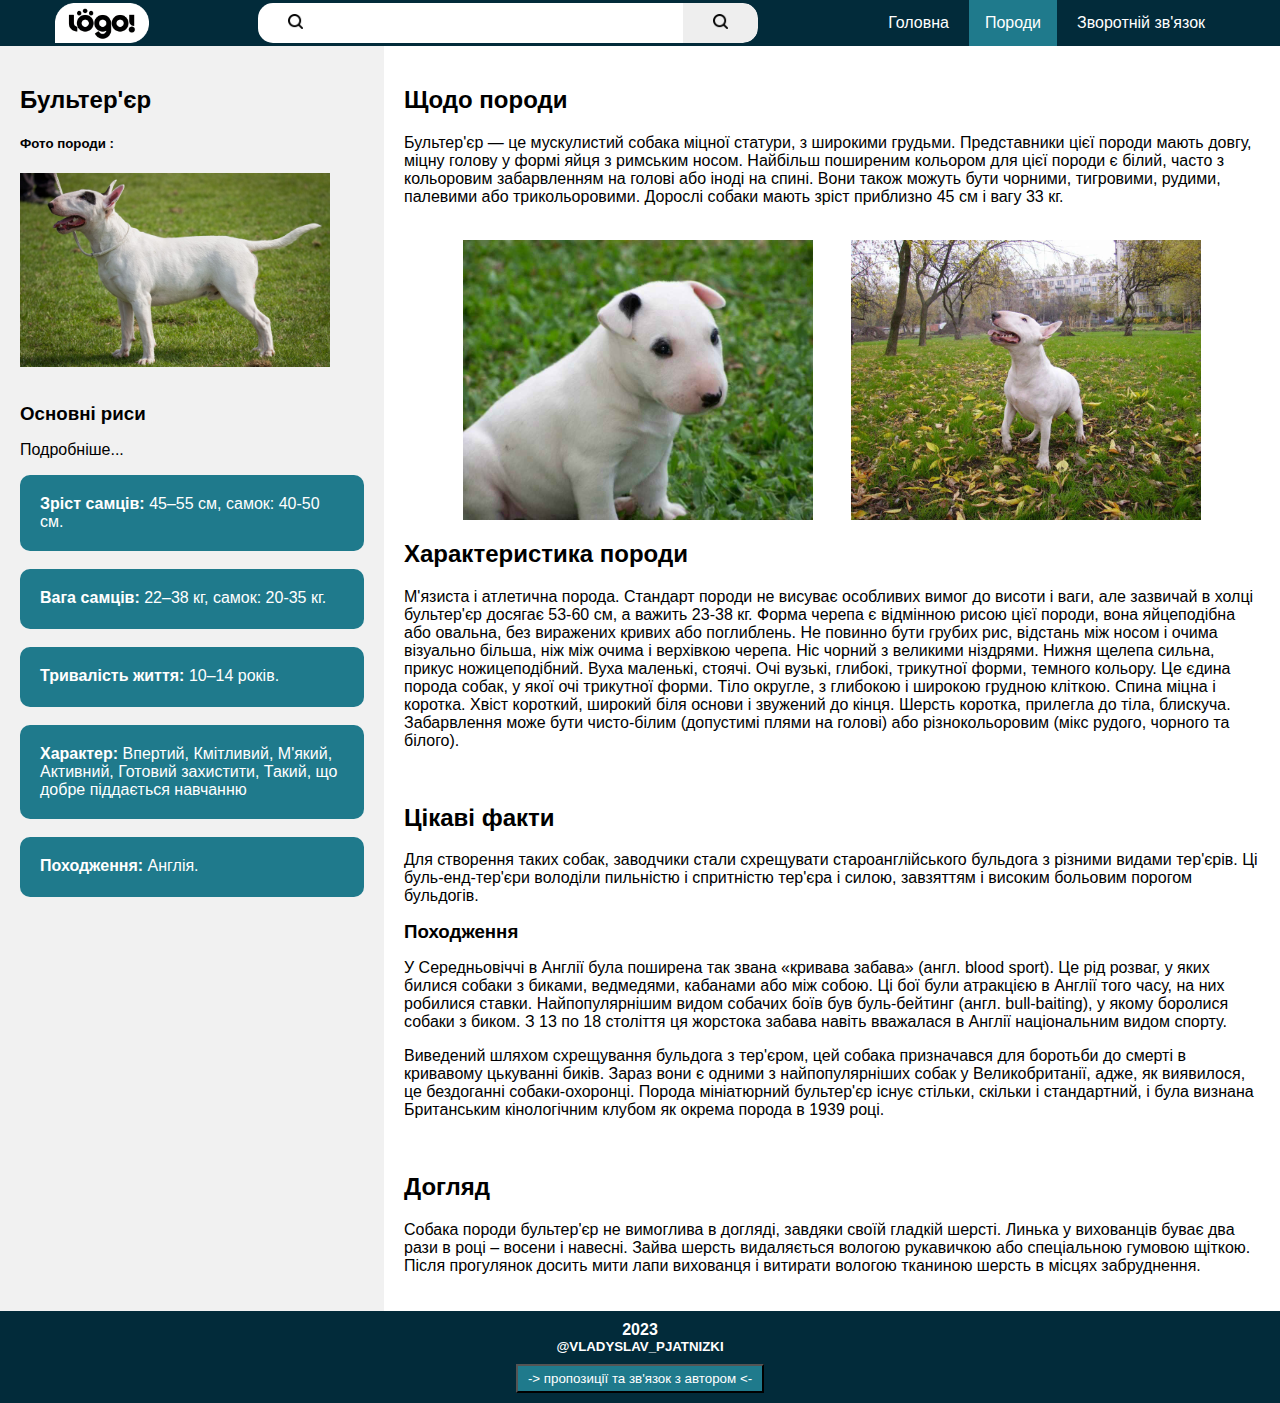
<file: dogs_pages/bulterer_page.html>
<!DOCTYPE html>
<html lang="en">
  <head>
    <meta charset="UTF-8" />
    <meta http-equiv="X-UA-Compatible" content="IE=edge" />
    <meta name="viewport" content="width=device-width, initial-scale=1.0" />
    <link rel="stylesheet" href="../css/style.css" />
    <title>bulterer</title>
  </head>

  <body>
    <!-- Navigation Bar -->
    <nav class="navbar">
      <div class="navbar_logoplace">
        <img
          src="../img/logo2.png"
          alt="logo"
          class="the_logo"
          height="40px"
        />
      </div>

      <div class="navbar__searchplace">
        <div class="search_mainplace">
          <button type="submit" class="search-header__button">
            <div class="picha">
              <img
                src="../img/search.png"
                alt="Тут має бути картинка"
                height="15px"
              />
            </div>
          </button>

          <input type="text" class="search-header__input" />

          <button type="submit" class="search-header__button2">
            <div class="picha2">
              <img
                src="../img/search.png"
                alt="Тут має бути картинка"
                height="15px"
              />
            </div>
          </button>
        </div>
      </div>

      <div class="navbar__buttons">
        <a href="../index.html">Головна</a>

        <li class="dropdown">
          <a href="#" class="dropbtn_active">Породи</a>
          <div class="dropdown-content">
            <a href="../dogs_pages/akita_page.html">Акіто</a>
            <a href="../dogs_pages/avstrijska_vivcharka_page.html">Австралійська вівчарка</a>
            <a href="../dogs_pages/border-koli_page.html">Бордер-Колі</a>
            <a class="active_dropdown" href="../dogs_pages/bulterer_page.html">Бультер'єр</a>
            <a href="../dogs_pages/mops_page.html">Мопс</a>
            <a href="../dogs_pages/velsterer_page.html">Вельштер’єр</a>
          </div>
        </li>
        
        <a href="../form.html" class="dropbtn">Зворотній зв'язок</a>
      </div>
    </nav>

    <main>
      <aside class="main_aside">
        <h2>Бультер'єр</h2>
        <h5>Фото породи :</h5>
        <div class="aside_image">
          <img
            src="../img/dogs/bulterer/bulterer_image1.jpg"
            alt="bcoli_main"
            height="270px"
          />
        </div>

        <br />
        <br />

        <h3>Основні риси</h3>
        <p>Подробніше...</p>
        <div class="fakts_about_dog" style="min-height: 60px">
          <span class="fakts_bold">Зріст самців:</span> 45–55 см, самок: 40-50
          см.
        </div>
        <br />
        <div class="fakts_about_dog" style="min-height: 60px">
          <span class="fakts_bold">Вага самців:</span> 22–38 кг, самок: 20-35
          кг.
        </div>
        <br />
        <div class="fakts_about_dog" style="min-height: 60px">
          <span class="fakts_bold">Тривалість життя:</span> 10–14 років.
        </div>
        <br />
        <div class="fakts_about_dog" style="min-height: 60px">
          <span class="fakts_bold">Характер:</span> Впертий, Кмітливий, М'який,
          Aктивний, Готовий захистити, Такий, що добре піддається навчанню
        </div>
        <br />
        <div class="fakts_about_dog" style="min-height: 60px">
          <span class="fakts_bold">Походження:</span> Англія.
        </div>
      </aside>

      <article class="main_article">
        <h2>Щодо породи</h2>
        <!-- <h5>Title description, Dec 7, 2017</h5> -->
        <!-- <p>Some text..</p> -->
        <p>
          Бультер'єр — це мускулистий собака міцної статури, з широкими грудьми.
          Представники цієї породи мають довгу, міцну голову у формі яйця з
          римським носом. Найбільш поширеним кольором для цієї породи є білий,
          часто з кольоровим забарвленням на голові або іноді на спині. Вони
          також можуть бути чорними, тигровими, рудими, палевими або
          трикольоровими. Дорослі собаки мають зріст приблизно 45 см і вагу 33
          кг.
        </p>
        <!-- <div class="fakeimg" style="height: 200px">Image</div> -->
        <br />

        <div class="gallery_photo">
          <img
            src="../img/dogs/bulterer/bulterer_image2.jpg"
            alt="bigl_image2"
          />
          <img
            src="../img/dogs/bulterer/bulterer_image3.jpg"
            alt="bigl_image3"
          />
        </div>

        <h2>Характеристика породи</h2>
        <!-- <p>Some text..</p> -->
        <p>
          М'язиста і атлетична порода. Стандарт породи не висуває особливих
          вимог до висоти і ваги, але зазвичай в холці бультер'єр досягає 53-60
          см, а важить 23-38 кг. Форма черепа є відмінною рисою цієї породи,
          вона яйцеподібна або овальна, без виражених кривих або поглиблень. Не
          повинно бути грубих рис, відстань між носом і очима візуально більша,
          ніж між очима і верхівкою черепа. Ніс чорний з великими ніздрями.
          Нижня щелепа сильна, прикус ножицеподібний. Вуха маленькі, стоячі. Очі
          вузькі, глибокі, трикутної форми, темного кольору. Це єдина порода
          собак, у якої очі трикутної форми. Тіло округле, з глибокою і широкою
          грудною кліткою. Спина міцна і коротка. Хвіст короткий, широкий біля
          основи і звужений до кінця. Шерсть коротка, прилегла до тіла,
          блискуча. Забарвлення може бути чисто-білим (допустимі плями на
          голові) або різнокольоровим (мікс рудого, чорного та білого).
        </p>
        <br />

        <h2>Цікаві факти</h2>
        <p>
          Для створення таких собак, заводчики стали схрещувати
          староанглійського бульдога з різними видами тер'єрів. Ці
          буль-енд-тер'єри володіли пильністю і спритністю тер'єра і силою,
          завзяттям і високим больовим порогом бульдогів.
        </p>

        <h3>Походження</h3>

        <p>
          У Середньовіччі в Англії була поширена так звана «кривава забава»
          (англ. blood sport). Це рід розваг, у яких билися собаки з биками,
          ведмедями, кабанами або між собою. Ці бої були атракцією в Англії того
          часу, на них робилися ставки. Найпопулярнішим видом собачих боїв був
          буль-бейтинг (англ. bull-baiting), у якому боролися собаки з биком. З
          13 по 18 століття ця жорстока забава навіть вважалася в Англії
          національним видом спорту.
        </p>
        <p>
          Виведений шляхом схрещування бульдога з тер'єром, цей собака
          призначався для боротьби до смерті в кривавому цькуванні биків. Зараз
          вони є одними з найпопулярніших собак у Великобританії, адже, як
          виявилося, це бездоганні собаки-охоронці. Порода мініатюрний
          бультер'єр існує стільки, скільки і стандартний, і була визнана
          Британським кінологічним клубом як окрема порода в 1939 році.
        </p>
        <br />

        <h2>Догляд</h2>
        <p>
          Собака породи бультер'єр не вимоглива в догляді, завдяки своїй гладкій
          шерсті. Линька у вихованців буває два рази в році – восени і навесні.
          Зайва шерсть видаляється вологою рукавичкою або спеціальною гумовою
          щіткою. Після прогулянок досить мити лапи вихованця і витирати вологою
          тканиною шерсть в місцях забруднення.
        </p>
      </article>
    </main>

    <footer>
      <div class="footer_content">
        <h4>2023</h4>
        <h5>
          <a href="#" class="footer_inst_link">
            <span class="upper">@vladyslav_pjatnizki</span>
          </a>
        </h5>

        <button>
          <a href="../form.html" class="footer_inst_link">
            -> пропозиції та зв'язок з автором <-
          </a>
        </button>
      </div>
    </footer>
  </body>
</html>
</file>
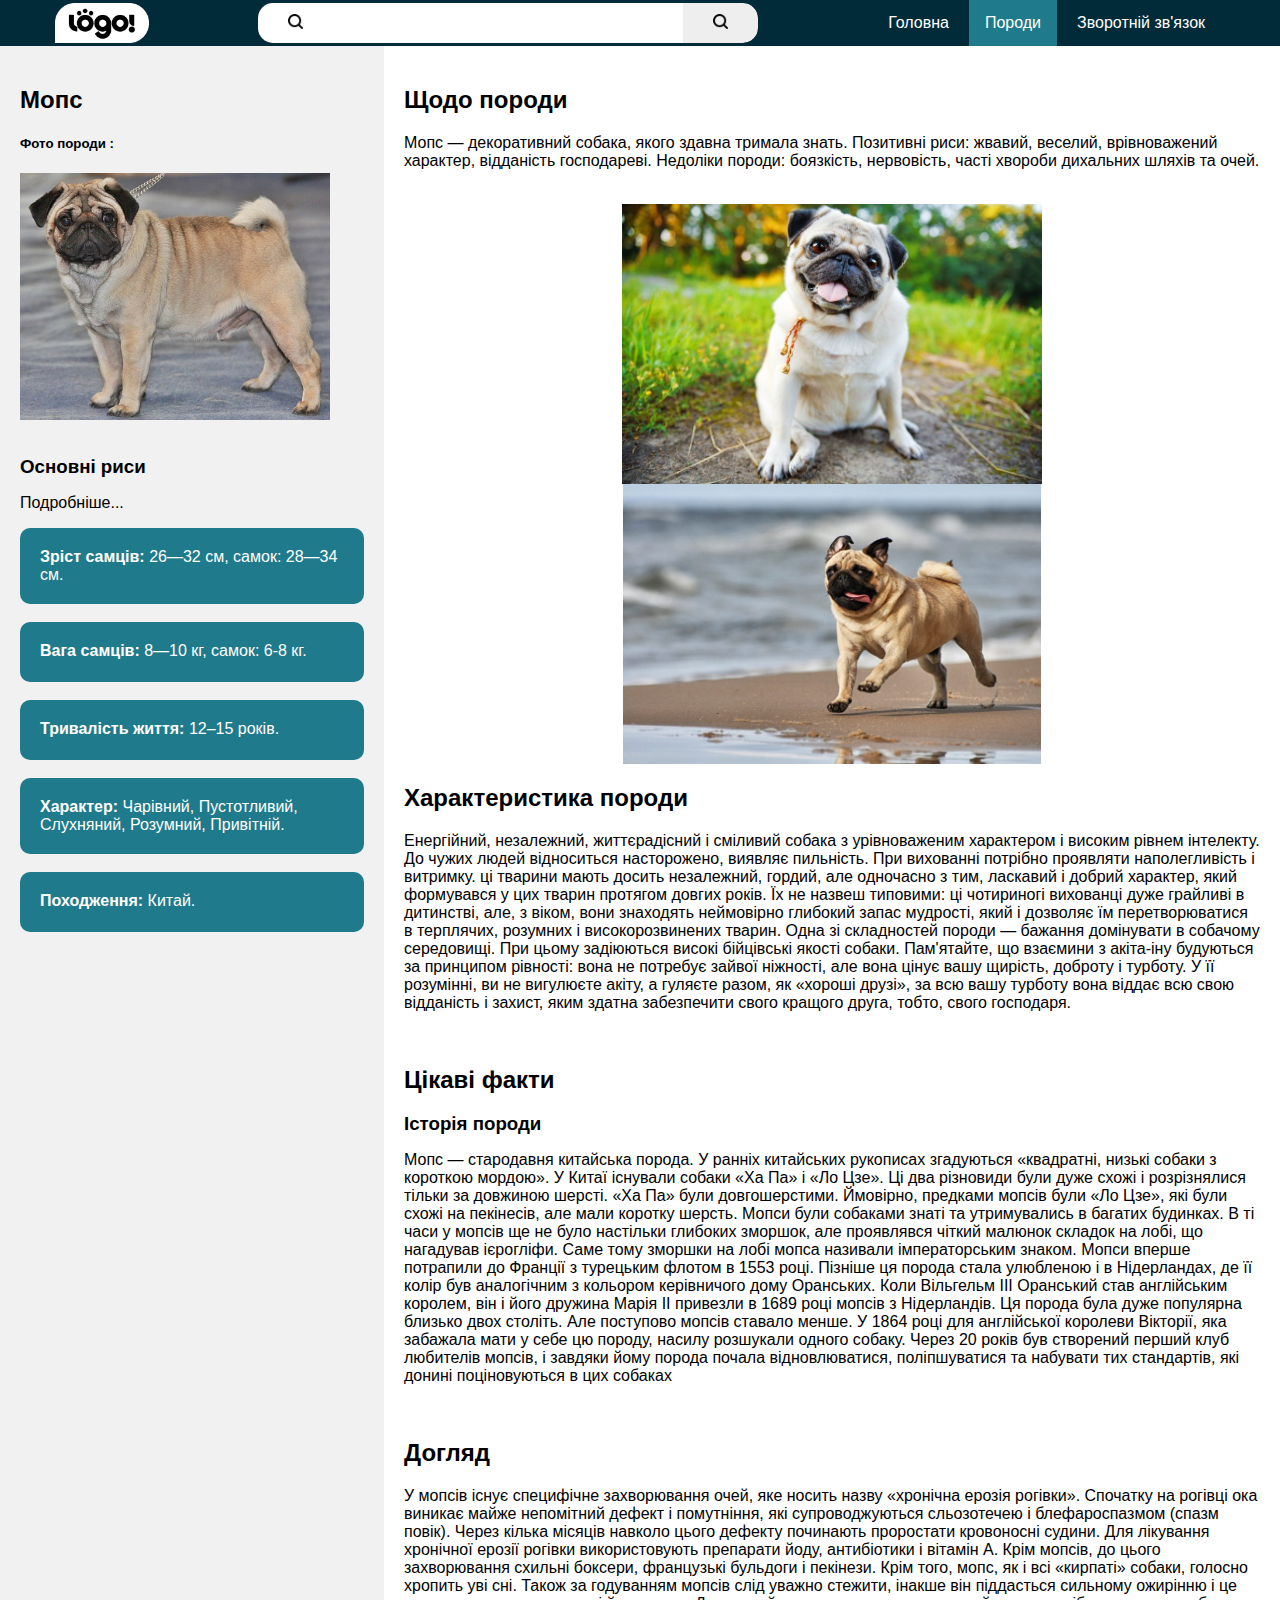
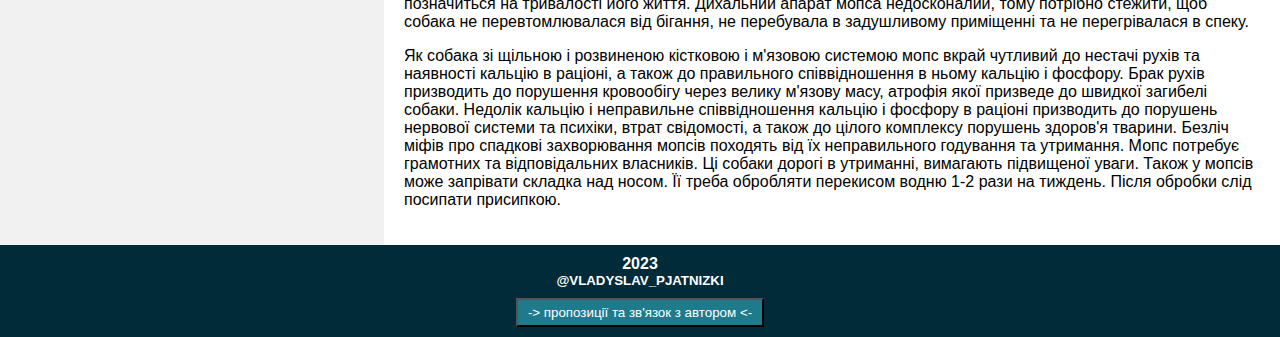
<file: dogs_pages/mops_page.html>
<!DOCTYPE html>
<html lang="en">
  <head>
    <meta charset="UTF-8" />
    <meta http-equiv="X-UA-Compatible" content="IE=edge" />
    <meta name="viewport" content="width=device-width, initial-scale=1.0" />
    <link rel="stylesheet" href="../css/style.css" />
    <title>mops</title>
  </head>

  <body>
    <!-- Navigation Bar -->
    <nav class="navbar">
      <div class="navbar_logoplace">
        <img
          src="../img/logo2.png"
          alt="logo"
          class="the_logo"
          height="40px"
        />
      </div>

      <div class="navbar__searchplace">
        <div class="search_mainplace">
          <button type="submit" class="search-header__button">
            <div class="picha">
              <img
                src="../img/search.png"
                alt="Тут має бути картинка"
                height="15px"
              />
            </div>
          </button>

          <input type="text" class="search-header__input" />

          <button type="submit" class="search-header__button2">
            <div class="picha2">
              <img
                src="../img/search.png"
                alt="Тут має бути картинка"
                height="15px"
              />
            </div>
          </button>
        </div>
      </div>

      <div class="navbar__buttons">
        <a href="../index.html">Головна</a>

        <li class="dropdown">
          <a href="#" class="dropbtn_active">Породи</a>
          <div class="dropdown-content">
            <a href="../dogs_pages/akita_page.html">Акіто</a>
            <a href="../dogs_pages/avstrijska_vivcharka_page.html">Австралійська вівчарка</a>
            <a href="../dogs_pages/border-koli_page.html">Бордер-Колі</a>
            <a href="../dogs_pages/bulterer_page.html">Бультер'єр</a>
            <a class="active_dropdown" href="../dogs_pages/mops_page.html">Мопс</a>
            <a href="../dogs_pages/velsterer_page.html">Вельштер’єр</a>
          </div>
        </li>
        
        <a href="../form.html" class="dropbtn">Зворотній зв'язок</a>
      </div>
    </nav>

    <main>
      <aside class="main_aside">
        <h2>Мопс</h2>
        <h5>Фото породи :</h5>
        <div class="aside_image">
          <img
            src="../img/dogs/mops/mops_image1.jpg"
            alt="bcoli_main"
            height="270px"
          />
        </div>

        <br />
        <br />

        <h3>Основні риси</h3>
        <p>Подробніше...</p>
        <div class="fakts_about_dog" style="min-height: 60px">
          <span class="fakts_bold">Зріст самців:</span> 26—32 см, самок: 28—34
          см.
        </div>
        <br />
        <div class="fakts_about_dog" style="min-height: 60px">
          <span class="fakts_bold">Вага самців:</span> 8—10 кг, самок: 6-8 кг.
        </div>
        <br />
        <div class="fakts_about_dog" style="min-height: 60px">
          <span class="fakts_bold">Тривалість життя:</span> 12–15 років.
        </div>
        <br />
        <div class="fakts_about_dog" style="min-height: 60px">
          <span class="fakts_bold">Характер:</span> Чарівний, Пустотливий,
          Слухняний, Розумний, Привітній.
        </div>
        <br />
        <div class="fakts_about_dog" style="min-height: 60px">
          <span class="fakts_bold">Походження:</span> Китай.
        </div>
      </aside>

      <article class="main_article">
        <h2>Щодо породи</h2>
        <!-- <h5>Title description, Dec 7, 2017</h5> -->
        <!-- <p>Some text..</p> -->
        <p>
          Мопс — декоративний собака, якого здавна тримала знать. Позитивні
          риси: жвавий, веселий, врівноважений характер, відданість господареві.
          Недоліки породи: боязкість, нервовість, часті хвороби дихальних шляхів
          та очей.
        </p>
        <!-- <div class="fakeimg" style="height: 200px">Image</div> -->
        <br />

        <div class="gallery_photo">
          <img
            src="../img/dogs/mops/mops_image2.jpeg"
            alt="bigl_image2"
          />
          <img
            src="../img/dogs/mops/mops_image3.jpg"
            alt="bigl_image3"
          />
        </div>

        <h2>Характеристика породи</h2>
        <!-- <p>Some text..</p> -->
        <p>
          Енергійний, незалежний, життєрадісний і сміливий собака з
          урівноваженим характером і високим рівнем інтелекту. До чужих людей
          відноситься насторожено, виявляє пильність. При вихованні потрібно
          проявляти наполегливість і витримку. ці тварини мають досить
          незалежний, гордий, але одночасно з тим, ласкавий і добрий характер,
          який формувався у цих тварин протягом довгих років. Їх не назвеш
          типовими: ці чотириногі вихованці дуже грайливі в дитинстві, але, з
          віком, вони знаходять неймовірно глибокий запас мудрості, який і
          дозволяє їм перетворюватися в терплячих, розумних і високорозвинених
          тварин. Одна зі складностей породи — бажання домінувати в собачому
          середовищі. При цьому задіюються високі бійцівські якості собаки.
          Пам'ятайте, що взаємини з акіта-іну будуються за принципом рівності:
          вона не потребує зайвої ніжності, але вона цінує вашу щирість, доброту
          і турботу. У її розумінні, ви не вигулюєте акіту, а гуляєте разом, як
          «хороші друзі», за всю вашу турботу вона віддає всю свою відданість і
          захист, яким здатна забезпечити свого кращого друга, тобто, свого
          господаря.
        </p>
        <br />

        <h2>Цікаві факти</h2>
        <h3>Історія породи</h3>
        <p>
          Мопс — стародавня китайська порода. У ранніх китайських рукописах
          згадуються «квадратні, низькі собаки з короткою мордою». У Китаї
          існували собаки «Ха Па» і «Ло Цзе». Ці два різновиди були дуже схожі і
          розрізнялися тільки за довжиною шерсті. «Ха Па» були довгошерстими.
          Ймовірно, предками мопсів були «Ло Цзе», які були схожі на пекінесів,
          але мали коротку шерсть. Мопси були собаками знаті та утримувались в
          багатих будинках. В ті часи у мопсів ще не було настільки глибоких
          зморшок, але проявлявся чіткий малюнок складок на лобі, що нагадував
          ієрогліфи. Саме тому зморшки на лобі мопса називали імператорським
          знаком. Мопси вперше потрапили до Франції з турецьким флотом в 1553
          році. Пізніше ця порода стала улюбленою і в Нідерландах, де її колір
          був аналогічним з кольором керівничого дому Оранських. Коли Вільгельм
          III Оранський став англійським королем, він і його дружина Марія II
          привезли в 1689 році мопсів з Нідерландів. Ця порода була дуже
          популярна близько двох століть. Але поступово мопсів ставало менше. У
          1864 році для англійської королеви Вікторії, яка забажала мати у себе
          цю породу, насилу розшукали одного собаку. Через 20 років був
          створений перший клуб любителів мопсів, і завдяки йому порода почала
          відновлюватися, поліпшуватися та набувати тих стандартів, які донині
          поціновуються в цих собаках
        </p>
        <br />

        <h2>Догляд</h2>
        <!-- <h5>Title description, Sep 2, 2017</h5> -->
        <!-- <div class="fakeimg" style="height: 200px">Image</div> -->
        <!-- <p>Some text..</p> -->
        <p>
          У мопсів існує специфічне захворювання очей, яке носить назву
          «хронічна ерозія рогівки». Спочатку на рогівці ока виникає майже
          непомітний дефект і помутніння, які супроводжуються сльозотечею і
          блефароспазмом (спазм повік). Через кілька місяців навколо цього
          дефекту починають проростати кровоносні судини. Для лікування
          хронічної ерозії рогівки використовують препарати йоду, антибіотики і
          вітамін А. Крім мопсів, до цього захворювання схильні боксери,
          французькі бульдоги і пекінези. Крім того, мопс, як і всі «кирпаті»
          собаки, голосно хропить уві сні. Також за годуванням мопсів слід
          уважно стежити, інакше він піддасться сильному ожирінню і це
          позначиться на тривалості його життя. Дихальний апарат мопса
          недосконалий, тому потрібно стежити, щоб собака не перевтомлювалася
          від бігання, не перебувала в задушливому приміщенні та не
          перегрівалася в спеку.
        </p>
        <p>
          Як собака зі щільною і розвиненою кістковою і м'язовою системою мопс
          вкрай чутливий до нестачі рухів та наявності кальцію в раціоні, а
          також до правильного співвідношення в ньому кальцію і фосфору. Брак
          рухів призводить до порушення кровообігу через велику м'язову масу,
          атрофія якої призведе до швидкої загибелі собаки. Недолік кальцію і
          неправильне співвідношення кальцію і фосфору в раціоні призводить до
          порушень нервової системи та психіки, втрат свідомості, а також до
          цілого комплексу порушень здоров'я тварини. Безліч міфів про спадкові
          захворювання мопсів походять від їх неправильного годування та
          утримання. Мопс потребує грамотних та відповідальних власників. Ці
          собаки дорогі в утриманні, вимагають підвищеної уваги. Також у мопсів
          може запрівати складка над носом. Її треба обробляти перекисом водню
          1-2 рази на тиждень. Після обробки слід посипати присипкою.
        </p>
      </article>
    </main>

    <footer>
      <div class="footer_content">
        <h4>2023</h4>
        <h5>
          <a href="#" class="footer_inst_link">
            <span class="upper">@vladyslav_pjatnizki</span>
          </a>
        </h5>

        <button>
          <a href="../form.html" class="footer_inst_link">
            -> пропозиції та зв'язок з автором <-
          </a>
        </button>
      </div>
    </footer>
  </body>
</html>
</file>
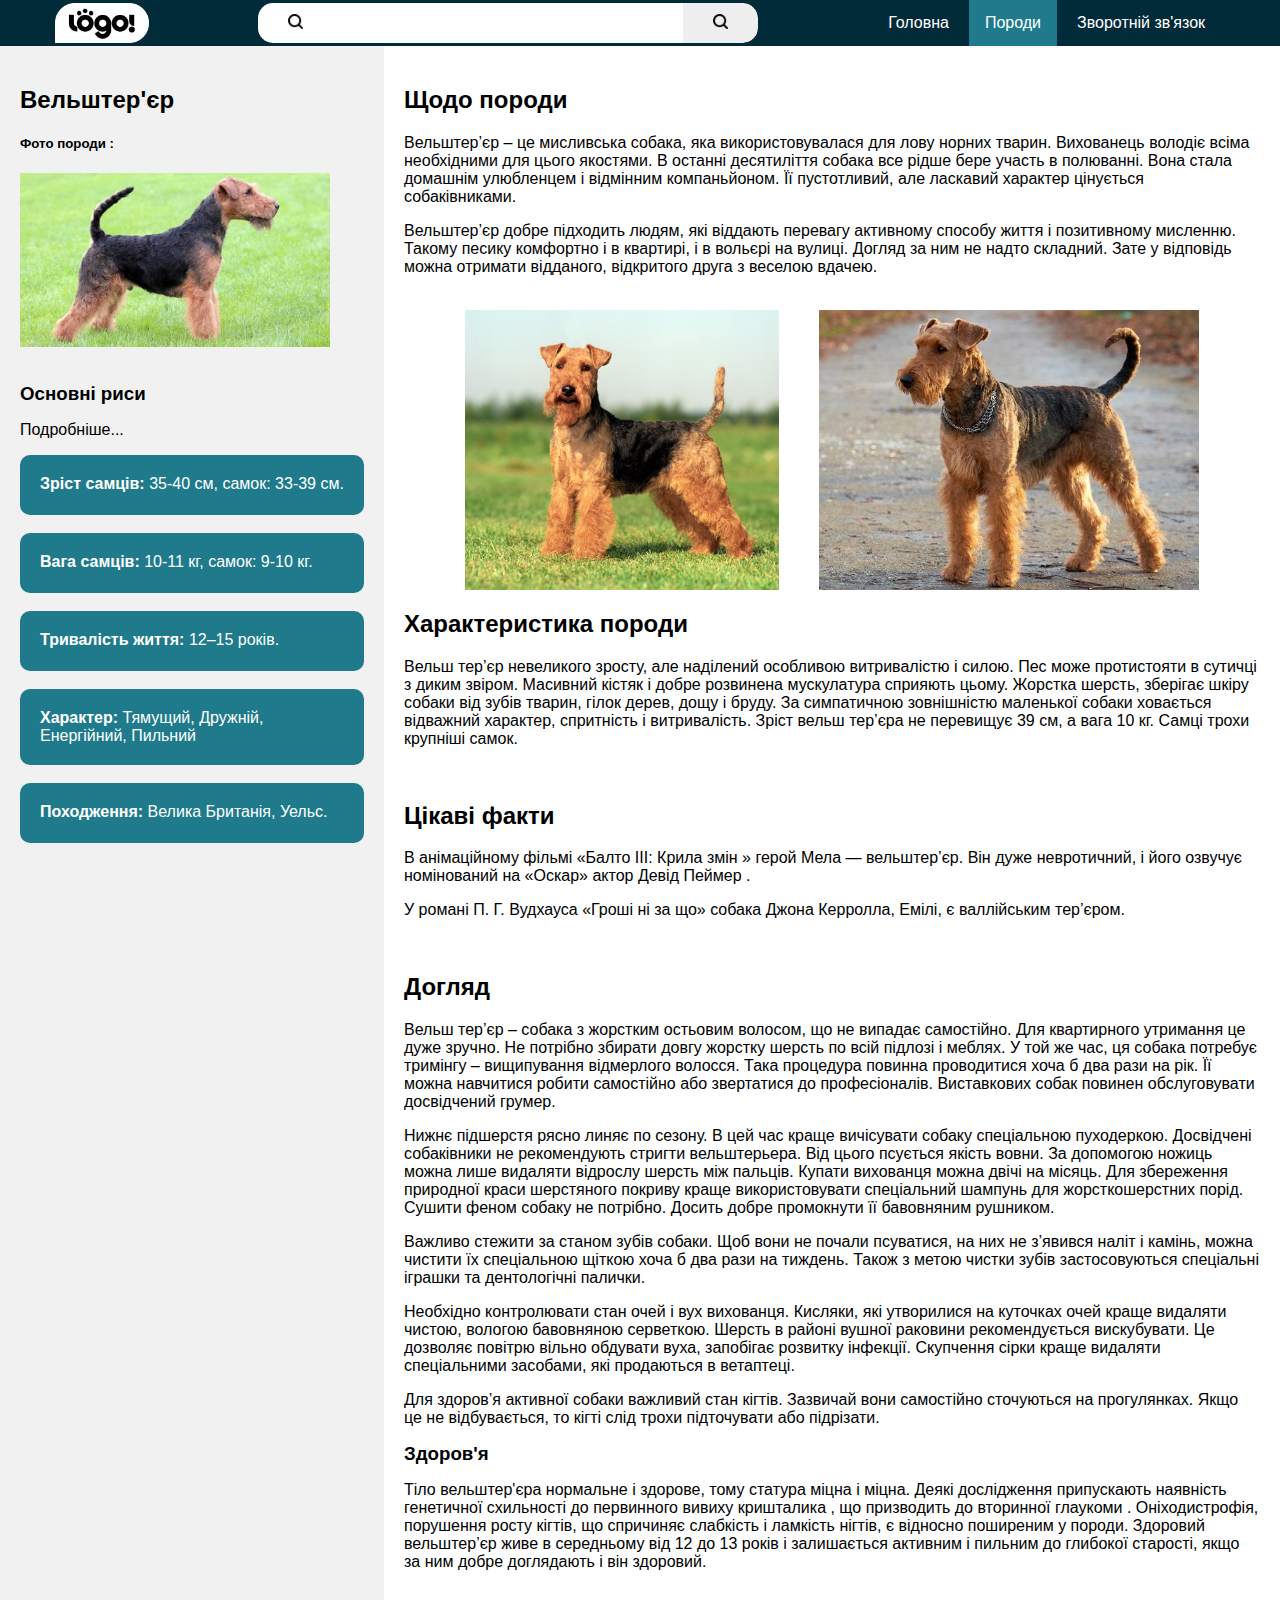
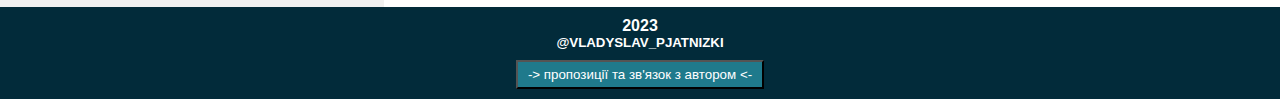
<file: dogs_pages/velsterer_page.html>
<!DOCTYPE html>
<html lang="en">
  <head>
    <meta charset="UTF-8" />
    <meta http-equiv="X-UA-Compatible" content="IE=edge" />
    <meta name="viewport" content="width=device-width, initial-scale=1.0" />
    <link rel="stylesheet" href="../css/style.css" />
    <title>velsterer</title>
  </head>

  <body>
    <!-- Navigation Bar -->
    <nav class="navbar">
      <div class="navbar_logoplace">
        <img
          src="../img/logo2.png"
          alt="logo"
          class="the_logo"
          height="40px"
        />
      </div>

      <div class="navbar__searchplace">
        <div class="search_mainplace">
          <button type="submit" class="search-header__button">
            <div class="picha">
              <img
                src="../img/search.png"
                alt="Тут має бути картинка"
                height="15px"
              />
            </div>
          </button>

          <input type="text" class="search-header__input" />

          <button type="submit" class="search-header__button2">
            <div class="picha2">
              <img
                src="../img/search.png"
                alt="Тут має бути картинка"
                height="15px"
              />
            </div>
          </button>
        </div>
      </div>

      <div class="navbar__buttons">
        <a href="../index.html">Головна</a>

        <li class="dropdown">
          <a href="#" class="dropbtn_active">Породи</a>
          <div class="dropdown-content">
            <a href="../dogs_pages/akita_page.html">Акіто</a>
            <a href="../dogs_pages/avstrijska_vivcharka_page.html">Австралійська вівчарка</a>
            <a href="../dogs_pages/border-koli_page.html">Бордер-Колі</a>
            <a href="../dogs_pages/bulterer_page.html">Бультер'єр</a>
            <a href="../dogs_pages/mops_page.html">Мопс</a>
            <a class="active_dropdown" href="../dogs_pages/velsterer_page.html">Вельштер’єр</a>
          </div>
        </li>
        
        <a href="../form.html" class="dropbtn">Зворотній зв'язок</a>
      </div>
    </nav>

    <main>
      <aside class="main_aside">
        <h2>Вельштер'єр</h2>
        <h5>Фото породи :</h5>
        <div class="aside_image">
          <img
            src="../img/dogs/velshterer/velshterer_image1.jpg"
            alt="bcoli_main"
            height="270px"
          />
        </div>

        <br />
        <br />

        <h3>Основні риси</h3>
        <p>Подробніше...</p>
        <div class="fakts_about_dog" style="min-height: 60px">
          <span class="fakts_bold">Зріст самців:</span> 35-40 см, самок: 33-39
          см.
        </div>
        <br />
        <div class="fakts_about_dog" style="min-height: 60px">
          <span class="fakts_bold">Вага самців:</span> 10-11 кг, самок: 9-10 кг.
        </div>
        <br />
        <div class="fakts_about_dog" style="min-height: 60px">
          <span class="fakts_bold">Тривалість життя:</span> 12–15 років.
        </div>
        <br />
        <div class="fakts_about_dog" style="min-height: 60px">
          <span class="fakts_bold">Характер:</span> Тямущий, Дружній,
          Енергійний, Пильний
        </div>
        <br />
        <div class="fakts_about_dog" style="min-height: 60px">
          <span class="fakts_bold">Походження:</span> Велика Британія, Уельс.
        </div>
      </aside>

      <article class="main_article">
        <h2>Щодо породи</h2>
        <!-- <h5>Title description, Dec 7, 2017</h5> -->
        <!-- <p>Some text..</p> -->
        <p>
          Вельштер’єр – це мисливська собака, яка використовувалася для лову
          норних тварин. Вихованець володіє всіма необхідними для цього
          якостями. В останні десятиліття собака все рідше бере участь в
          полюванні. Вона стала домашнім улюбленцем і відмінним компаньйоном. Її
          пустотливий, але ласкавий характер цінується собаківниками.
        </p>

        <p>
          Вельштер’єр добре підходить людям, які віддають перевагу активному
          способу життя і позитивному мисленню. Такому песику комфортно і в
          квартирі, і в вольєрі на вулиці. Догляд за ним не надто складний. Зате
          у відповідь можна отримати відданого, відкритого друга з веселою
          вдачею.
        </p>
        <br />

        <div class="gallery_photo">
          <img
            src="../img/dogs/velshterer/velshterer_image2.jpg"
            alt="bigl_image2"
          />
          <img
            src="../img/dogs/velshterer/velshterer_image3.jpg"
            alt="bigl_image3"
          />
        </div>

        <h2>Характеристика породи</h2>
        <p>
          Вельш тер’єр невеликого зросту, але наділений особливою витривалістю і
          силою. Пес може протистояти в сутичці з диким звіром. Масивний кістяк
          і добре розвинена мускулатура сприяють цьому. Жорстка шерсть, зберігає
          шкіру собаки від зубів тварин, гілок дерев, дощу і бруду. За
          симпатичною зовнішністю маленької собаки ховається відважний характер,
          спритність і витривалість. Зріст вельш тер’єра не перевищує 39 см, а
          вага 10 кг. Самці трохи крупніші самок.
        </p>
        <br />

        <h2>Цікаві факти</h2>
        <p>
          В анімаційному фільмі «Балто III: Крила змін » герой Мела —
          вельштер’єр. Він дуже невротичний, і його озвучує номінований на
          «Оскар» актор Девід Пеймер .
        </p>
        <p>
          У романі П. Г. Вудхауса «Гроші ні за що» собака Джона Керролла, Емілі,
          є валлійським тер’єром.
        </p>
        <br />

        <h2>Догляд</h2>
        <p>
          Вельш тер’єр – собака з жорстким остьовим волосом, що не випадає
          самостійно. Для квартирного утримання це дуже зручно. Не потрібно
          збирати довгу жорстку шерсть по всій підлозі і меблях. У той же час,
          ця собака потребує тримінгу – вищипування відмерлого волосся. Така
          процедура повинна проводитися хоча б два рази на рік. Її можна
          навчитися робити самостійно або звертатися до професіоналів.
          Виставкових собак повинен обслуговувати досвідчений грумер.
        </p>

        <p>
          Нижнє підшерстя рясно линяє по сезону. В цей час краще вичісувати
          собаку спеціальною пуходеркою. Досвідчені собаківники не рекомендують
          стригти вельштерьера. Від цього псується якість вовни. За допомогою
          ножиць можна лише видаляти відрослу шерсть між пальців. Купати
          вихованця можна двічі на місяць. Для збереження природної краси
          шерстяного покриву краще використовувати спеціальний шампунь для
          жорсткошерстних порід. Сушити феном собаку не потрібно. Досить добре
          промокнути її бавовняним рушником.
        </p>

        <p>
          Важливо стежити за станом зубів собаки. Щоб вони не почали псуватися,
          на них не з’явився наліт і камінь, можна чистити їх спеціальною щіткою
          хоча б два рази на тиждень. Також з метою чистки зубів застосовуються
          спеціальні іграшки та дентологічні палички.
        </p>

        <p>
          Необхідно контролювати стан очей і вух вихованця. Кисляки, які
          утворилися на куточках очей краще видаляти чистою, вологою бавовняною
          серветкою. Шерсть в районі вушної раковини рекомендується вискубувати.
          Це дозволяє повітрю вільно обдувати вуха, запобігає розвитку інфекції.
          Скупчення сірки краще видаляти спеціальними засобами, які продаються в
          ветаптеці.
        </p>

        <p>
          Для здоров’я активної собаки важливий стан кігтів. Зазвичай вони
          самостійно сточуються на прогулянках. Якщо це не відбувається, то
          кігті слід трохи підточувати або підрізати.
        </p>
        <h3>Здоров'я</h3>
        <p>
          Тіло вельштер'єра нормальне і здорове, тому статура міцна і міцна.
          Деякі дослідження припускають наявність генетичної схильності до
          первинного вивиху кришталика , що призводить до вторинної глаукоми .
          Оніходистрофія, порушення росту кігтів, що спричиняє слабкість і
          ламкість нігтів, є відносно поширеним у породи. Здоровий вельштер’єр
          живе в середньому від 12 до 13 років і залишається активним і пильним
          до глибокої старості, якщо за ним добре доглядають і він здоровий.
        </p>
      </article>
    </main>

    <footer>
      <div class="footer_content">
        <h4>2023</h4>
        <h5>
          <a href="#" class="footer_inst_link">
            <span class="upper">@vladyslav_pjatnizki</span>
          </a>
        </h5>

        <button>
          <a href="../form.html" class="footer_inst_link">
            -> пропозиції та зв'язок з автором <-
          </a>
        </button>
      </div>
    </footer>
  </body>
</html>
</file>
<file: css/style.css>
* {
  box-sizing: border-box;
}

/* Style the body */
body {
  font-family: Arial;
  margin: 0;
}

:focus,
:active {
  outline: none;
}
a:focus,
a:active {
  outline: none;
}

/* ========================================= */
/* ===== Style the top navigation bar ===== */
  .navbar {
    display: flex;
    background-color: #022B3A; /*#333; #022B3A;*/

    position: sticky;
    top: 0px;

    justify-content: space-around;
    /* align-items: center; */
  }

  .navbar__buttons {
    display: inherit;
  }

  /* стиль тексту на панелі навігації*/
  .navbar a {
    color: white;
    padding: 14px 20px;
    text-decoration: none;
    text-align: center;
  }

  /* колір при наведенні */
  .navbar a:hover {
    background-color: #ddd;
    color: black;
  }

  /* -- -- -- -- -- DROPDOWN -- -- -- -- -- -- --  */
  li .dropbtn {
    display: inline-block;
    color: white;
    text-align: center;
    padding: 14px 16px;
    text-decoration: none;
    /* height: 100%; */
  }

  li .dropbtn_active {
    display: inline-block;
    color: white;
    text-align: center;
    padding: 14px 16px;
    text-decoration: none;
    background-color: #1F7A8C; /*#3e6332;  #1F7A8C;*/
  }
  
  li.dropdown {
    display: inline-block;
  }

  .dropdown-content {
    display: none;
    position: absolute;
    background-color: #f9f9f9;
    min-width: 160px;
    box-shadow: 0px 8px 16px 0px rgba(0, 0, 0, 0.2);
    z-index: 1;
  }

  .dropdown-content a {
    color: black;
    padding: 12px 16px;
    text-decoration: none;
    display: block;
    text-align: left;
  }

  .dropdown-content a:hover {
    background-color: #e7e7e7;
  }

  .dropdown:hover .dropdown-content {
    display: block;
  }

  .active {
    background-color: #1F7A8C; /*#3e6332;  #1F7A8C;*/
  }

  .active_dropdown {
    background-color: #d5d5d5;
    /* color: white; */
  }

/* -- -- -- -- -- LOGOPLACE -- -- -- -- -- -- --  */
  .navbar_logoplace{
    display: flex;
    align-items: center;
  }

/* -- -- -- -- -- SEARCCHPLACE -- -- -- -- -- --  */
  .navbar__searchplace{
    display: flex;
    align-items: center;

    justify-content: space-between;
    /* height: 10px; */
  }

  .search_mainplace {
    width: 500px;
    height: 40px;
    border-radius: 15px;


    overflow: hidden;
    display: flex;
    justify-content: space-between;
    align-items: center;
  }

  .search-header__button{
    width: 15%;
    height: 100%;
    cursor: default;
    /* border-radius: 15px 0 0 15px; */
    /* background-color: rgb(240, 240, 240); */
    border: none;
    background-color: white;
  }

  .search-header__button2{
    width: 15%;
    height: 100%;
    /* border: 1px solid #000; */
    border-top: hidden;
    border-right: hidden;
    border-bottom: hidden;

    border: none;

    border-radius: 0 15px 15px 0;
    background-color: rgb(238, 238, 238);
  }

  .search-header__input{
    width: 70%;
    height: 100%;
    /* background-color: rgb(241, 240, 240); */

    border: none;
    padding: 0 10px 0 10px;
  }

/* ========================================= */



/* ========================================= */
/* ===== Style the main ===== */
  main {  
    display: flex;
    flex: 100%;
    flex-wrap: wrap;
    /* padding: 10px;
    background-color: #123; */
  }
  
  .fakts_about_dog {
    background-color: #1F7A8C; /*#3e6332;  #1F7A8C;*/
    width: 100%;
    padding: 20px;
    color: white;
    border-radius: 10px;
    /* margin: 0; */
  }
  
  .fakts_bold{
    font-weight: bold;
  }
/* -- -- -- -- -- ARTICLE -- -- -- -- -- --  */
  /* article column */
  .main_article {
    /* display: inherit; */
    flex: 70%;
    background-color: white;
    padding: 20px;
    margin: 0;
  }


  .gallery_photo_main{
    display: flex;
    /* height: 400px; */
    /* width: 100%; */
    /* margin: 0 20px 0 20px; */
    padding: 0 20px 0 20px;
    flex-wrap:wrap;
    justify-content:space-evenly;
  }

  .gallery_photo_main img {
    height: 290px;
    /* width: 50%; */
  }

  .gallery_photo{
    display: flex;
    /* height: 400px; */
    /* width: 100%; */
    /* margin: 0 20px 0 20px; */
    padding: 0 20px 0 20px;
    flex-wrap:wrap;
    justify-content: space-evenly;
  }

  .gallery_photo img {
    height: 280px;
    /* width: 50%; */
  }

  .article_video{
    justify-content: center;
  }

  video{
    display: flex;
    width: 880px;
  }
  
  .info_resousce_main{
    margin: 3px;
    padding: 0;
  }
  .info_resousce{
    margin: 0;
    padding: 0;
  }
/* -- -- -- -- --  ASIDE  -- -- -- -- -- --  */
  .main_aside {
    /* display: inherit; */
    flex: 30%;
    background-color:  #f1f1f1;
    padding: 20px;
    margin: 0;
  }

  .aside_image{
    display: flex;
    margin: 0;
    padding: 0;
    /* align-items: center; */
    /* justify-content: center; */
    /* max-height: 400px; */
  }

  .aside_image img{
    height:90%; 
    width:90%;
  }
/* ========================================= */



/* ========================================= */
/* ===== Style the footer ===== */
  footer{
    background-color: #022B3A; /*#333; #022B3A;*/
    color: white;
    text-align: center;
  }

  footer h5, h4, h3{
    margin: 0;
    /* padding: 20px; */
  }

  .footer_content { 
    padding: 10px;
  }

  .footer_inst_link{
    text-decoration: none;
    /* color: white; */
  }

  .upper {
    text-transform: uppercase;
  }

  .footer_inst_link:active{
    color: white;
  }

  .footer_inst_link:visited{
    color: white;
  }

  .footer_inst_link:link{
    color: white;
  }

  footer button{
    background-color: #1F7A8C; /*#3e6332;  #1F7A8C;*/
    margin-top: 10px ;
    padding: 5px 10px 5px 10px;
  }
/* ========================================= */


/* ========================================= */
/* ===== @media ===== */
@media (max-width: 890px) {
  .search_mainplace {
    width: 300px;
  }
}

@media (max-width: 700px) {
  .navbar{   
    flex-direction:column;
    position:relative;
  }

  .navbar__buttons {
    flex-direction:column;
    position:relative;
  }

  .navbar_logoplace{
    display: flex;
    justify-content: center;
  }

  .the_logo{
    margin: 4px;
  }

  .navbar__searchplace{
    display: flex;
    justify-content: center;
    
  }

  .search_mainplace {
    width: 90%;
  }

  main{   
    flex-direction:column;
    position:relative;
  }
  
  .aside_image{
    justify-content: center;
  }

  .gallery_photo img {
    /* height: 300px; */
    width: 100%;
    height: 100%;
  }

  footer button{
    background-color: #1F7A8C; /*#3e6332;  #1F7A8C;*/
    margin-top: 10px ;
    padding: 10px 20px 10px 20px;
  }

  li .dropbtn {
    width: 100%;
  }

  li .dropbtn_active {
    width: 100%;
  }

  .dropdown-content {
    width: 100%;
  }
}

/* ========================================= */
</file>
<file: css/form_style.css>
/*default css settings*/
* {
    padding: 0;
    margin: 0;
    border: 0;
    outline: 0;
  }
  
  *,
  *:before,
  *:after {
    -moz-box-sizing: border-box;
    -webkit-box-sizing: border-box;
    box-sizing: border-box; 
  }
  
  /* ------------------ */
  
  body {
    height: 100vh;
    display: grid;
    place-items: center;
    background-color: #676767;
  }
  
  h1{
    margin-bottom: 2rem;
  }
  
  .container_inside h1{
    text-align: center;
  
    /* background-color: blue; */
  }
  
  form {
    display: flex;
    flex-direction: column;
    width: 24rem;
    gap: 1rem;
  }
  
  input, select, textarea{
    padding: 1.4rem;
    background: transparent;
    border: 1px solid #000;
  }
  
  .opt_choice {
    padding: 1.4rem;
  }
  
  .btm_submit{
    width: 8rem;
    /* width: 40%; */
    padding: 1.2rem;
    cursor: pointer;
    background: #000;
    color: white;
  }
  
  .btm_b_to_page{
    min-width: 8rem;
    /* width: 40%; */
    padding: 1.2rem;
    cursor: pointer;
    background: #304bff;
    color: white;
  }
  
  .container_outside{
    padding: 20px;
    background-color: rgb(255, 255, 255);
    border-radius: 10px;
  }
  
  .buttons_area { 
    display: flex;
    justify-content: space-between;
  }
</file>
